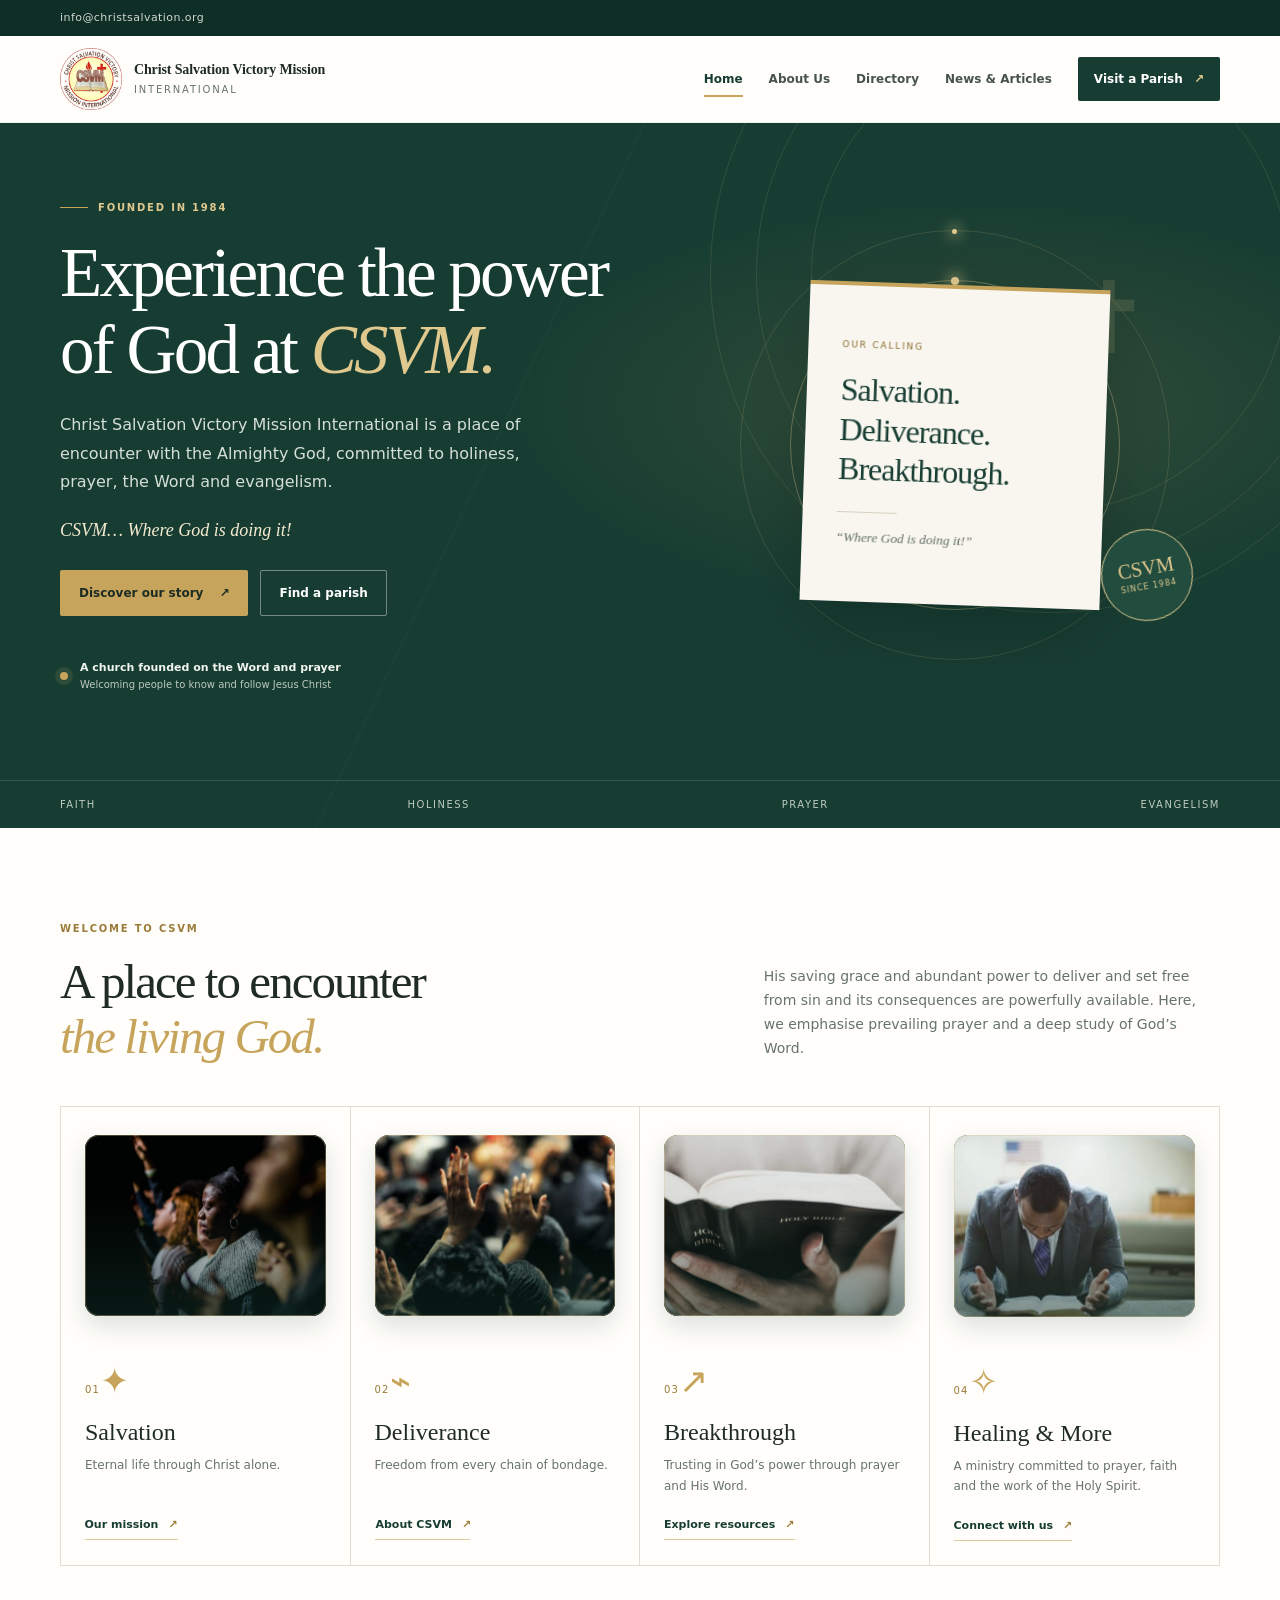
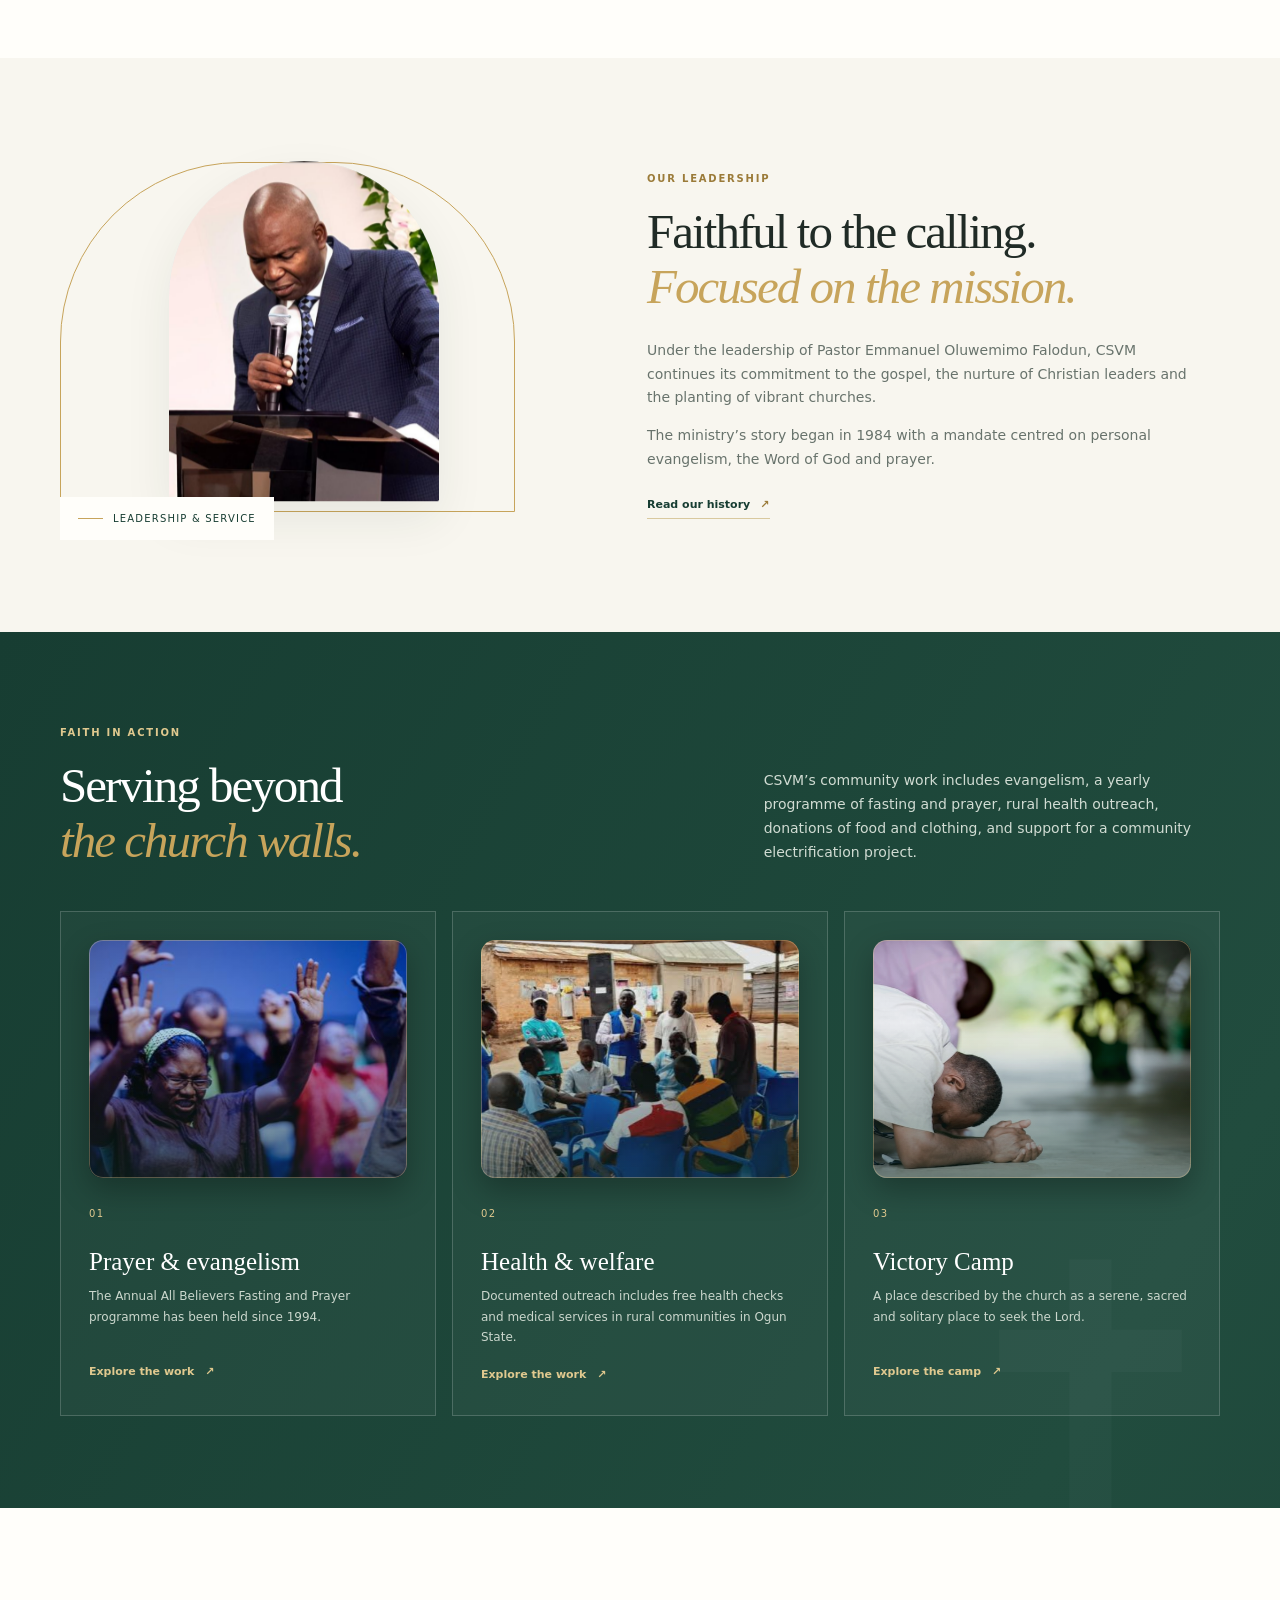
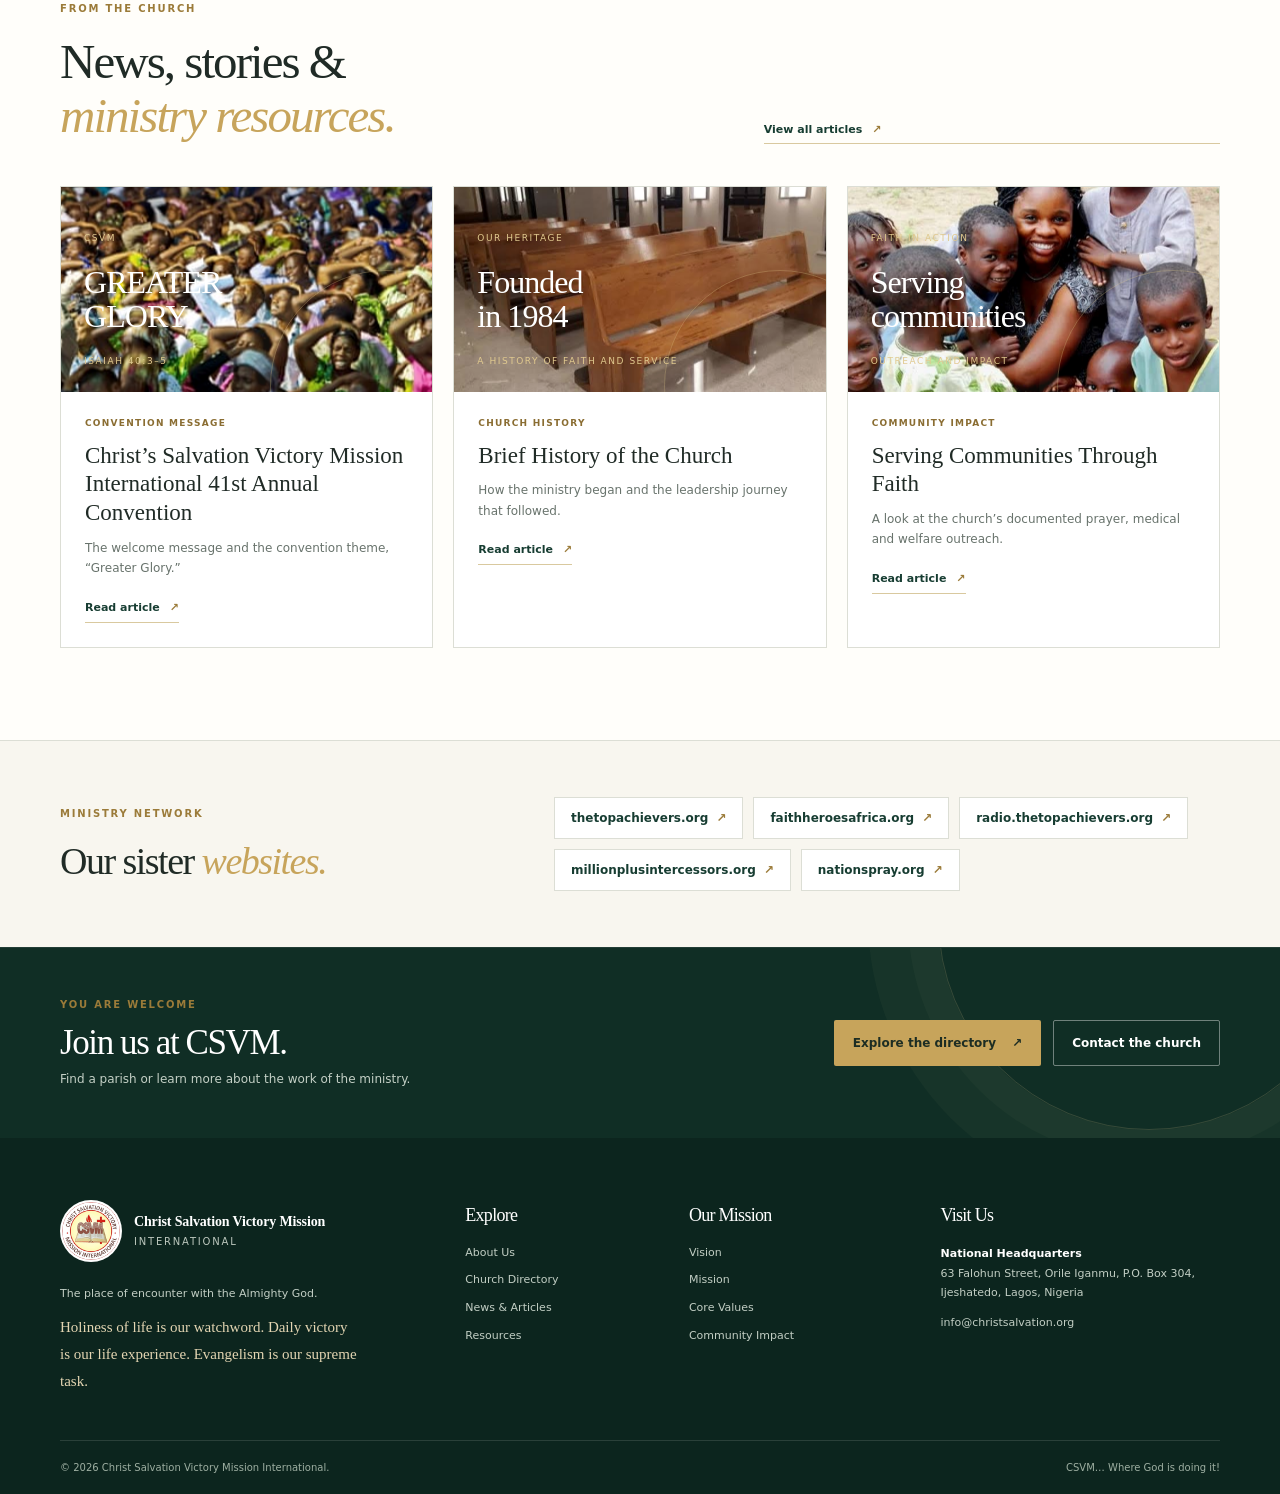
<file: index.html>
<!doctype html>
<html lang="en">
<head>
  <meta charset="utf-8">
  <meta name="viewport" content="width=device-width, initial-scale=1">
  <title>Home | Christ Salvation Victory Mission International</title>
  <meta name="description" content="Welcome to Christ Salvation Victory Mission International, founded in 1984 and committed to holiness, prayer, the Word of God and evangelism.">
  <meta name="theme-color" content="#173d32">
  <meta property="og:site_name" content="Christ Salvation Victory Mission International">
  <meta property="og:title" content="Home | CSVM">
  <meta property="og:description" content="Welcome to Christ Salvation Victory Mission International, founded in 1984 and committed to holiness, prayer, the Word of God and evangelism.">
  <meta property="og:type" content="website">
  <link rel="icon" href="assets/logo.png" type="image/png">
  <link rel="stylesheet" href="assets/css/styles.css">
  <link rel="stylesheet" href="assets/css/images.css">
</head>
<body>

<a class="skip-link" href="#main">Skip to content</a>
<div class="topbar">
  <div class="container topbar-inner">
    <a href="mailto:info@christsalvation.org">info@christsalvation.org</a>
  </div>
</div>
<header class="site-header">
  <div class="container header-inner">
    <a class="brand" href="index.html" aria-label="Christ Salvation Victory Mission International home">
      <img src="assets/logo.png" alt="Christ Salvation Victory Mission International logo" width="68" height="68">
      <span><strong>Christ Salvation Victory Mission</strong><small>International</small></span>
    </a>
    <button class="menu-toggle" type="button" aria-expanded="false" aria-controls="primary-nav"><span class="menu-icon"></span><span class="sr-only">Toggle navigation</span></button>
    <nav class="primary-nav" id="primary-nav" aria-label="Main navigation"><a class="nav-link is-active" href="index.html" aria-current="page">Home</a><a class="nav-link" href="about.html">About Us</a><a class="nav-link" href="directory.html">Directory</a><a class="nav-link" href="news.html">News & Articles</a><a class="nav-cta" href="directory.html#national-headquarters">Visit a Parish <span aria-hidden="true">↗</span></a></nav>
  </div>
</header>


<main id="main">
  <section class="hero">
    <div class="hero-pattern" aria-hidden="true"></div>
    <div class="container hero-grid">
      <div class="hero-copy">
        <p class="eyebrow"><span class="eyebrow-line"></span> Founded in 1984</p>
        <h1>Experience the power of God at <em>CSVM.</em></h1>
        <p class="hero-lead">Christ Salvation Victory Mission International is a place of encounter with the Almighty God, committed to holiness, prayer, the Word and evangelism.</p>
        <p class="hero-motto">CSVM… Where God is doing it!</p>
        <div class="button-row"><a class="button button-gold" href="about.html">Discover our story <span aria-hidden="true">↗</span></a><a class="button button-outline" href="directory.html">Find a parish</a></div>
        <div class="hero-note"><span class="live-dot"></span><span><strong>A church founded on the Word and prayer</strong><small>Welcoming people to know and follow Jesus Christ</small></span></div>
      </div>
      <div class="hero-visual">
        <div class="hero-ring ring-one"></div><div class="hero-ring ring-two"></div>
        <div class="hero-cross" aria-hidden="true">✝</div>
        <div class="hero-card">
          <span class="hero-card-kicker">Our calling</span>
          <strong>Salvation.<br>Deliverance.<br>Breakthrough.</strong>
          <span class="hero-card-rule"></span>
          <small>“Where God is doing it!”</small>
        </div>
        <div class="hero-stamp"><span>CSVM</span><small>Since 1984</small></div>
      </div>
    </div>
    <div class="hero-bottom-line"><div class="container"><span>Faith</span><span>Holiness</span><span>Prayer</span><span>Evangelism</span></div></div>
  </section>

  <section class="section section-light">
    <div class="container">
      <div class="section-heading">
        <div><p class="eyebrow">Welcome to CSVM</p><h2>A place to encounter<br><em>the living God.</em></h2></div>
        <p>His saving grace and abundant power to deliver and set free from sin and its consequences are powerfully available. Here, we emphasise prevailing prayer and a deep study of God’s Word.</p>
      </div>
      <div class="pillar-grid">
        <article class="pillar-card"><figure class="card-photo"><img src="assets/images/pillar-salvation.jpg" alt="Worshippers with raised hands during a church service" width="800" height="600" loading="lazy" decoding="async" onerror="this.parentNode.classList.add('is-empty')"><span class="photo-shine" aria-hidden="true"></span></figure><span class="pillar-number">01</span><div class="pillar-symbol" aria-hidden="true">✦</div><h3>Salvation</h3><p>Eternal life through Christ alone.</p><a href="about.html#mission" class="text-link">Our mission <span>↗</span></a></article>
        <article class="pillar-card"><figure class="card-photo"><img src="assets/images/pillar-deliverance.jpg" alt="Believers praying together" width="800" height="600" loading="lazy" decoding="async" onerror="this.parentNode.classList.add('is-empty')"><span class="photo-shine" aria-hidden="true"></span></figure><span class="pillar-number">02</span><div class="pillar-symbol" aria-hidden="true">⌁</div><h3>Deliverance</h3><p>Freedom from every chain of bondage.</p><a href="about.html" class="text-link">About CSVM <span>↗</span></a></article>
        <article class="pillar-card"><figure class="card-photo"><img src="assets/images/pillar-breakthrough.jpg" alt="An open Bible with a hand resting on the page" width="800" height="600" loading="lazy" decoding="async" onerror="this.parentNode.classList.add('is-empty')"><span class="photo-shine" aria-hidden="true"></span></figure><span class="pillar-number">03</span><div class="pillar-symbol" aria-hidden="true">↗</div><h3>Breakthrough</h3><p>Trusting in God’s power through prayer and His Word.</p><a href="news.html#resources" class="text-link">Explore resources <span>↗</span></a></article>
        <article class="pillar-card"><figure class="card-photo"><img src="assets/images/pillar-healing.jpg" alt="A minister praying over a worshipper" width="800" height="600" loading="lazy" decoding="async" onerror="this.parentNode.classList.add('is-empty')"><span class="photo-shine" aria-hidden="true"></span></figure><span class="pillar-number">04</span><div class="pillar-symbol" aria-hidden="true">✧</div><h3>Healing &amp; More</h3><p>A ministry committed to prayer, faith and the work of the Holy Spirit.</p><a href="directory.html" class="text-link">Connect with us <span>↗</span></a></article>
      </div>
    </div>
  </section>

  <section class="section section-cream">
    <div class="container split-section leader-section">
      <div class="leader-image-wrap">
        <div class="leader-image-frame"></div>
        <img class="leader-image" src="assets/founder.jpeg" alt="Pastor Emmanuel Oluwemimo Falodun, General Overseer" width="270" height="340" loading="lazy" decoding="async" onerror="this.onerror=null;this.src='https://www.christsalvation.org/wp-content/uploads/2025/09/20250906_104448-100x100.jpg'">
        <div class="image-caption"><span class="caption-line"></span><span>Leadership &amp; service</span></div>
      </div>
      <div class="split-copy">
        <p class="eyebrow">Our leadership</p>
        <h2>Faithful to the calling.<br><em>Focused on the mission.</em></h2>
        <p>Under the leadership of Pastor Emmanuel Oluwemimo Falodun, CSVM continues its commitment to the gospel, the nurture of Christian leaders and the planting of vibrant churches.</p>
        <p>The ministry’s story began in 1984 with a mandate centred on personal evangelism, the Word of God and prayer.</p>
        <a class="text-link" href="about.html#history">Read our history <span>↗</span></a>
      </div>
    </div>
  </section>

  <section class="section section-green impact-section">
    <div class="container">
      <div class="section-heading section-heading-light">
        <div><p class="eyebrow">Faith in action</p><h2>Serving beyond<br><em>the church walls.</em></h2></div>
        <p>CSVM’s community work includes evangelism, a yearly programme of fasting and prayer, rural health outreach, donations of food and clothing, and support for a community electrification project.</p>
      </div>
      <div class="impact-grid">
        <article class="impact-card"><figure class="card-photo"><img src="assets/images/impact-prayer.jpg" alt="A congregation gathered in prayer" width="800" height="600" loading="lazy" decoding="async" onerror="this.parentNode.classList.add('is-empty')"><span class="photo-shine" aria-hidden="true"></span></figure><span class="impact-icon">01</span><h3>Prayer &amp; evangelism</h3><p>The Annual All Believers Fasting and Prayer programme has been held since 1994.</p><a href="about.html#community-impact">Explore the work <span>↗</span></a></article>
        <article class="impact-card"><figure class="card-photo"><img src="assets/images/impact-health.jpg" alt="Health outreach in a rural community" width="800" height="600" loading="lazy" decoding="async" onerror="this.parentNode.classList.add('is-empty')"><span class="photo-shine" aria-hidden="true"></span></figure><span class="impact-icon">02</span><h3>Health &amp; welfare</h3><p>Documented outreach includes free health checks and medical services in rural communities in Ogun State.</p><a href="about.html#community-impact">Explore the work <span>↗</span></a></article>
        <article class="impact-card"><figure class="card-photo"><img src="assets/images/impact-camp.jpg" alt="A serene, quiet place for prayer" width="800" height="600" loading="lazy" decoding="async" onerror="this.parentNode.classList.add('is-empty')"><span class="photo-shine" aria-hidden="true"></span></figure><span class="impact-icon">03</span><h3>Victory Camp</h3><p>A place described by the church as a serene, sacred and solitary place to seek the Lord.</p><a href="about.html#victory-camp">Explore the camp <span>↗</span></a></article>
      </div>
    </div>
  </section>

  <section class="section section-light">
    <div class="container">
      <div class="section-heading">
        <div><p class="eyebrow">From the church</p><h2>News, stories &amp;<br><em>ministry resources.</em></h2></div>
        <a class="text-link heading-link" href="news.html">View all articles <span>↗</span></a>
      </div>
      <div class="article-grid">
        <article class="article-card"><div class="article-art art-convention"><img class="art-photo" src="assets/images/article-convention.jpg" alt="A full church auditorium during the annual convention" width="800" height="500" loading="lazy" decoding="async" onerror="this.parentNode.classList.add('no-photo')"><span class="art-scrim" aria-hidden="true"></span><span>CSVM</span><b>GREATER<br>GLORY</b><small>Isaiah 40:3–5</small></div><div class="article-body"><p class="article-meta">Convention message</p><h3>Christ’s Salvation Victory Mission International 41st Annual Convention</h3><p>The welcome message and the convention theme, “Greater Glory.”</p><a href="news.html#convention" class="text-link">Read article <span>↗</span></a></div></article>
        <article class="article-card"><div class="article-art art-history"><img class="art-photo" src="assets/images/article-heritage.jpg" alt="A church building in warm evening light" width="800" height="500" loading="lazy" decoding="async" onerror="this.parentNode.classList.add('no-photo')"><span class="art-scrim" aria-hidden="true"></span><span>OUR HERITAGE</span><b>Founded<br>in 1984</b><small>A history of faith and service</small></div><div class="article-body"><p class="article-meta">Church history</p><h3>Brief History of the Church</h3><p>How the ministry began and the leadership journey that followed.</p><a href="news.html#history-article" class="text-link">Read article <span>↗</span></a></div></article>
        <article class="article-card"><div class="article-art art-community"><img class="art-photo" src="assets/images/article-community.jpg" alt="Volunteers sharing food and clothing with the community" width="800" height="500" loading="lazy" decoding="async" onerror="this.parentNode.classList.add('no-photo')"><span class="art-scrim" aria-hidden="true"></span><span>FAITH IN ACTION</span><b>Serving<br>communities</b><small>Outreach and impact</small></div><div class="article-body"><p class="article-meta">Community impact</p><h3>Serving Communities Through Faith</h3><p>A look at the church’s documented prayer, medical and welfare outreach.</p><a href="news.html#community-article" class="text-link">Read article <span>↗</span></a></div></article>
      </div>
    </div>
  </section>

  <section class="network-section" aria-labelledby="network-title">
    <div class="container network-inner">
      <div><p class="eyebrow">Ministry network</p><h2 id="network-title">Our sister <em>websites.</em></h2></div>
      <div class="network-links"><a class="network-link" href="https://thetopachievers.org" target="_blank" rel="noopener noreferrer" aria-label="thetopachievers.org (opens in a new tab)">thetopachievers.org <span aria-hidden="true">↗</span></a><a class="network-link" href="https://faithheroesafrica.org" target="_blank" rel="noopener noreferrer" aria-label="faithheroesafrica.org (opens in a new tab)">faithheroesafrica.org <span aria-hidden="true">↗</span></a><a class="network-link" href="https://radio.thetopachievers.org" target="_blank" rel="noopener noreferrer" aria-label="radio.thetopachievers.org (opens in a new tab)">radio.thetopachievers.org <span aria-hidden="true">↗</span></a><a class="network-link" href="https://millionplusintercessors.org" target="_blank" rel="noopener noreferrer" aria-label="millionplusintercessors.org (opens in a new tab)">millionplusintercessors.org <span aria-hidden="true">↗</span></a><a class="network-link" href="https://nationspray.org" target="_blank" rel="noopener noreferrer" aria-label="nationspray.org (opens in a new tab)">nationspray.org <span aria-hidden="true">↗</span></a></div>
    </div>
  </section>

  <section class="visit-cta">
    <div class="container visit-cta-inner"><div><p class="eyebrow">You are welcome</p><h2>Join us at CSVM.</h2><p>Find a parish or learn more about the work of the ministry.</p></div><div class="button-row"><a class="button button-gold" href="directory.html">Explore the directory <span aria-hidden="true">↗</span></a><a class="button button-light-outline" href="mailto:info@christsalvation.org">Contact the church</a></div></div>
  </section>
</main>


<footer class="site-footer">
  <div class="container footer-grid">
    <div class="footer-brand">
      <a class="brand brand-light" href="index.html">
        <img src="assets/logo.png" alt="" width="58" height="58">
        <span><strong>Christ Salvation Victory Mission</strong><small>International</small></span>
      </a>
      <p>The place of encounter with the Almighty God.</p>
      <p class="footer-motto">Holiness of life is our watchword. Daily victory is our life experience. Evangelism is our supreme task.</p>
    </div>
    <div><h2>Explore</h2><a href="about.html">About Us</a><a href="directory.html">Church Directory</a><a href="news.html">News &amp; Articles</a><a href="news.html#resources">Resources</a></div>
    <div><h2>Our Mission</h2><a href="about.html#vision">Vision</a><a href="about.html#mission">Mission</a><a href="about.html#core-values">Core Values</a><a href="about.html#community-impact">Community Impact</a></div>
    <div><h2>Visit Us</h2><p><strong>National Headquarters</strong><br>63 Falohun Street, Orile Iganmu, P.O. Box 304, Ijeshatedo, Lagos, Nigeria</p><a href="mailto:info@christsalvation.org">info@christsalvation.org</a></div>
  </div>
  <div class="container footer-bottom"><span>© 2026 Christ Salvation Victory Mission International.</span><span>CSVM… Where God is doing it!</span></div>
</footer>
<script src="assets/js/main.js" defer></script>
<script src="assets/js/images.js" defer></script>

</body>
</html>
</file>
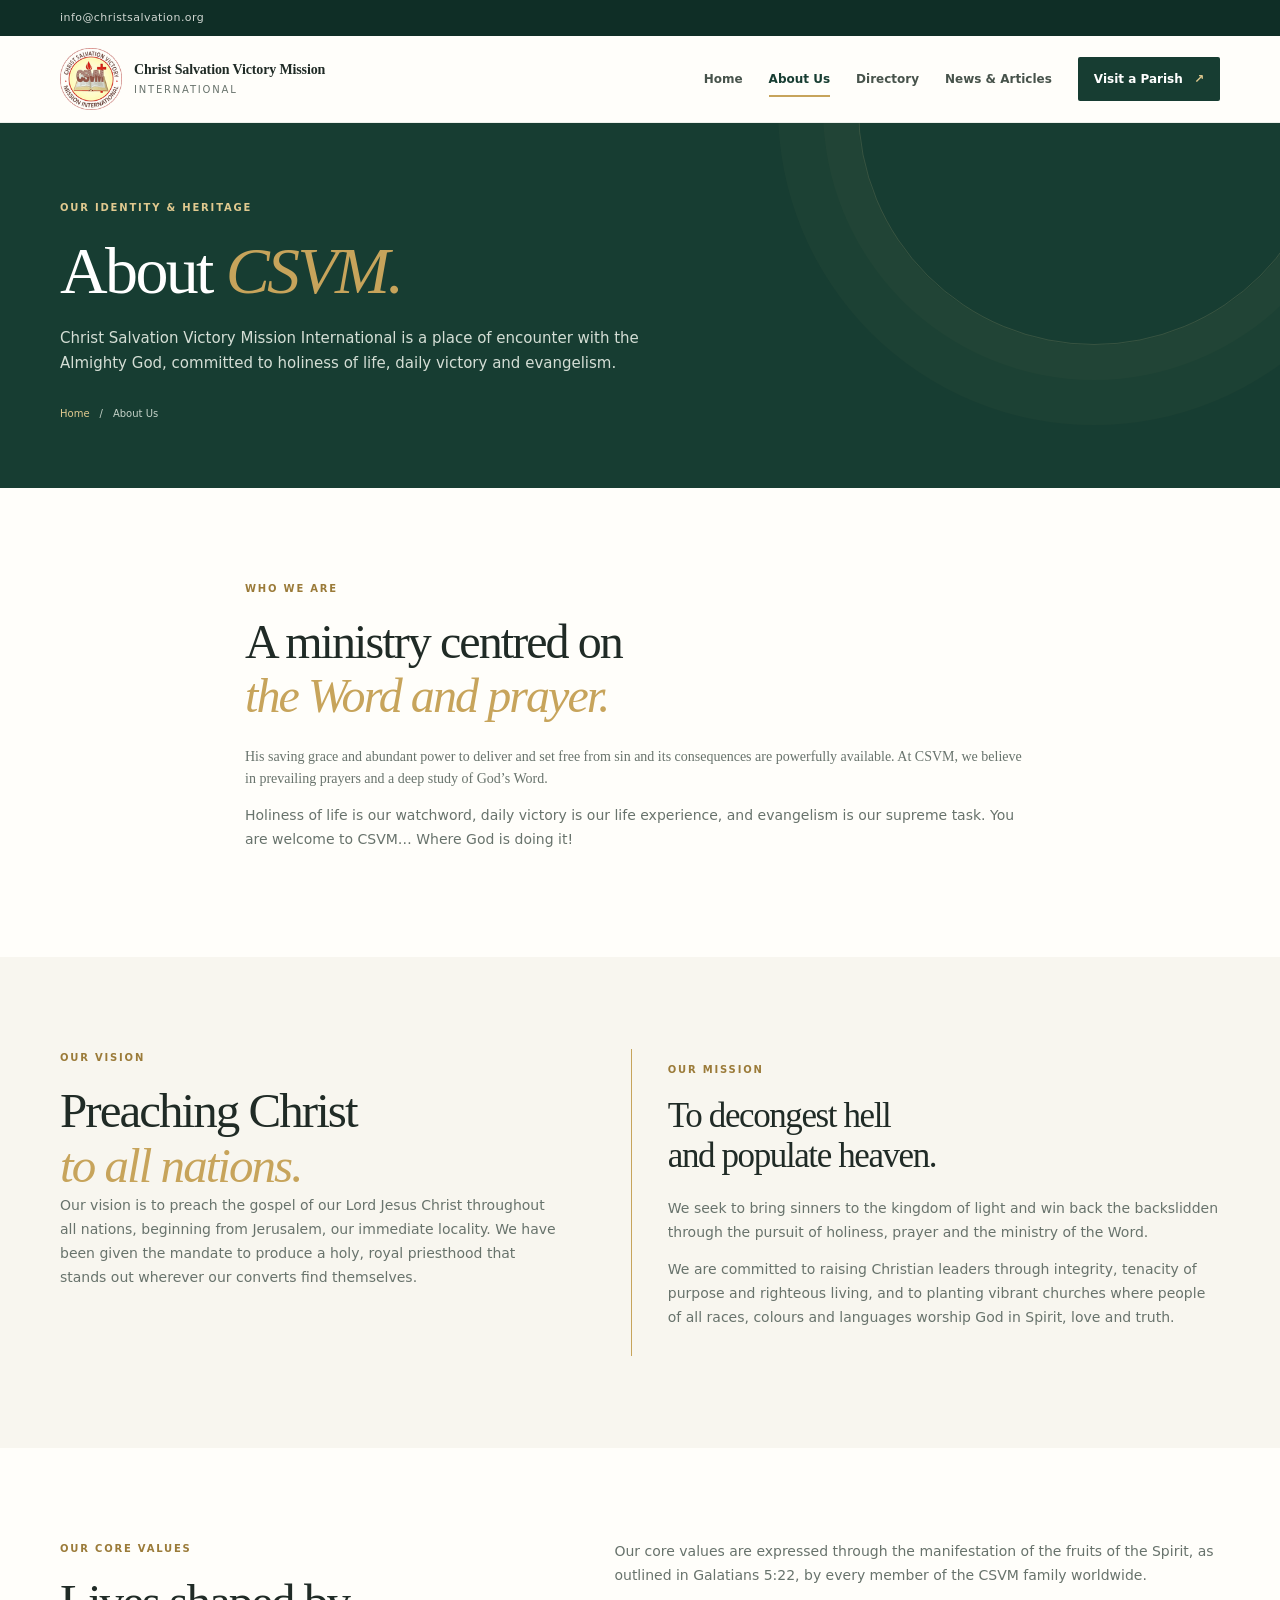
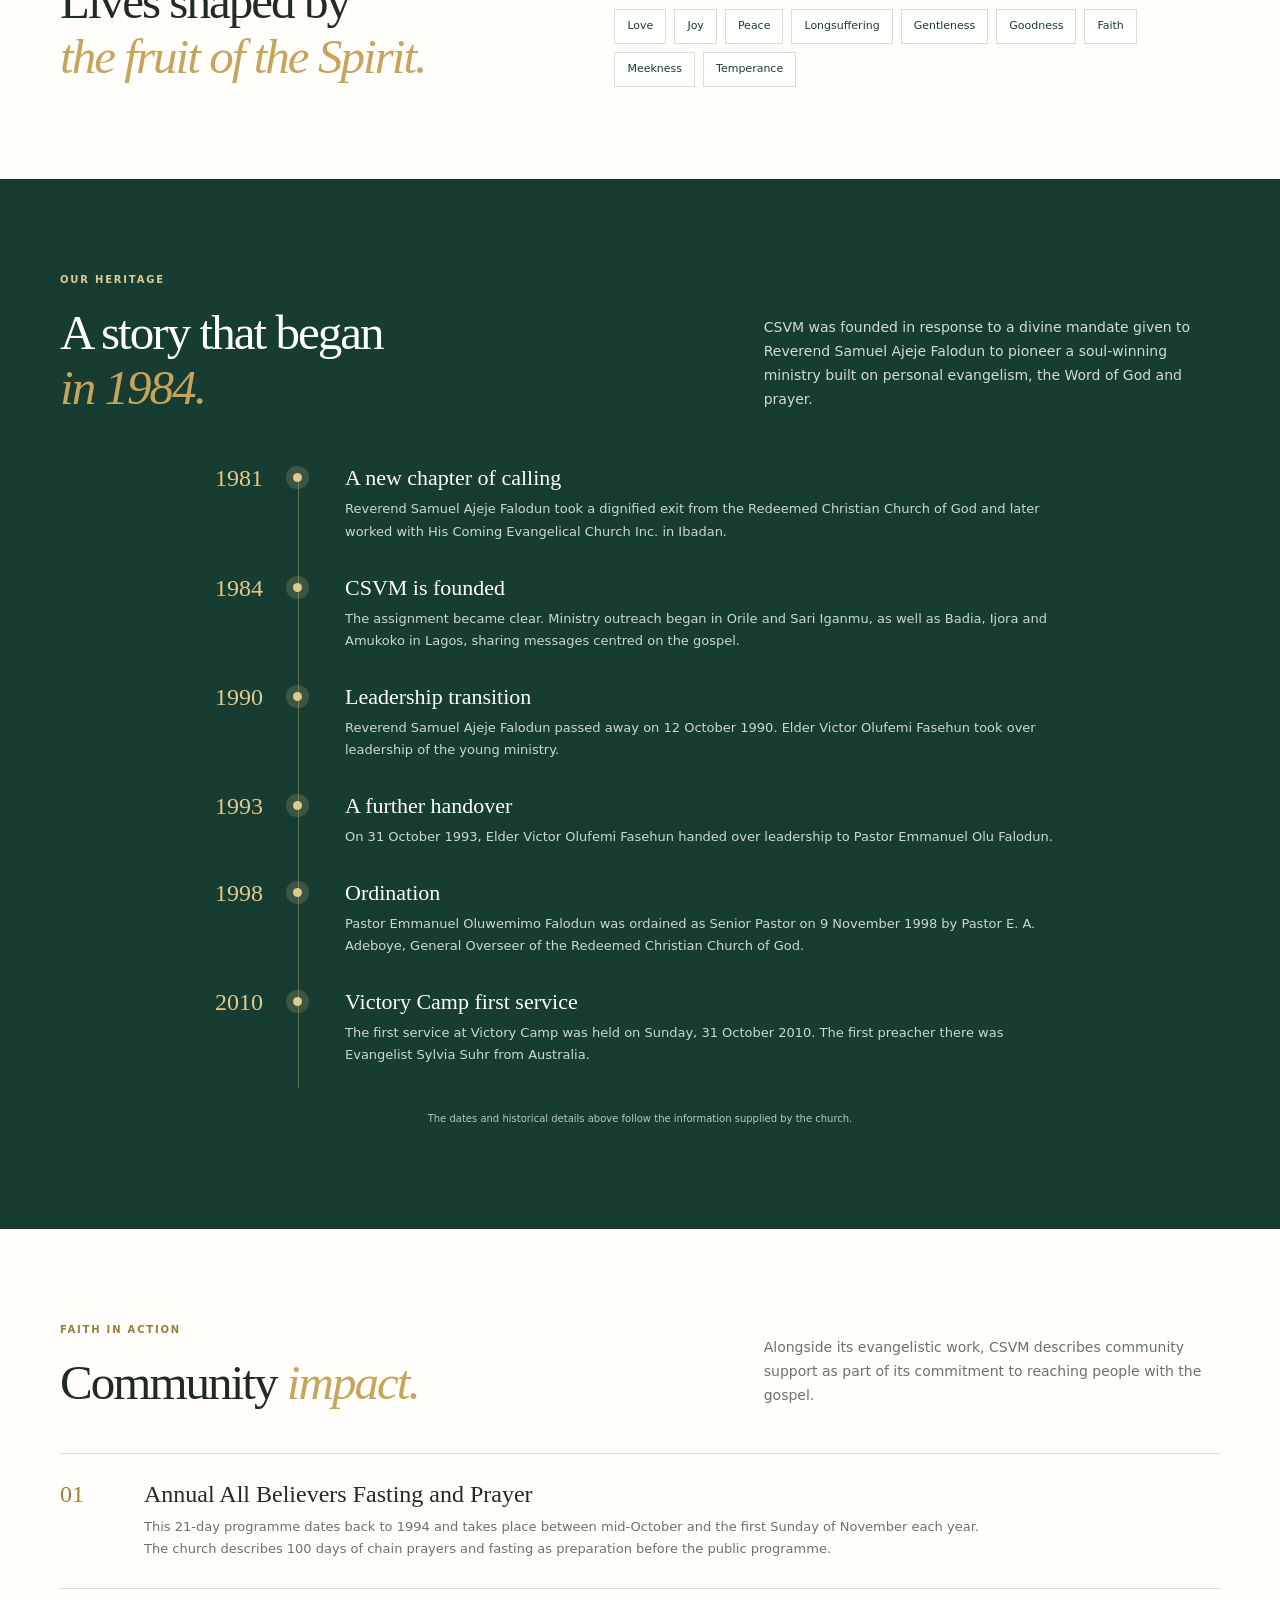
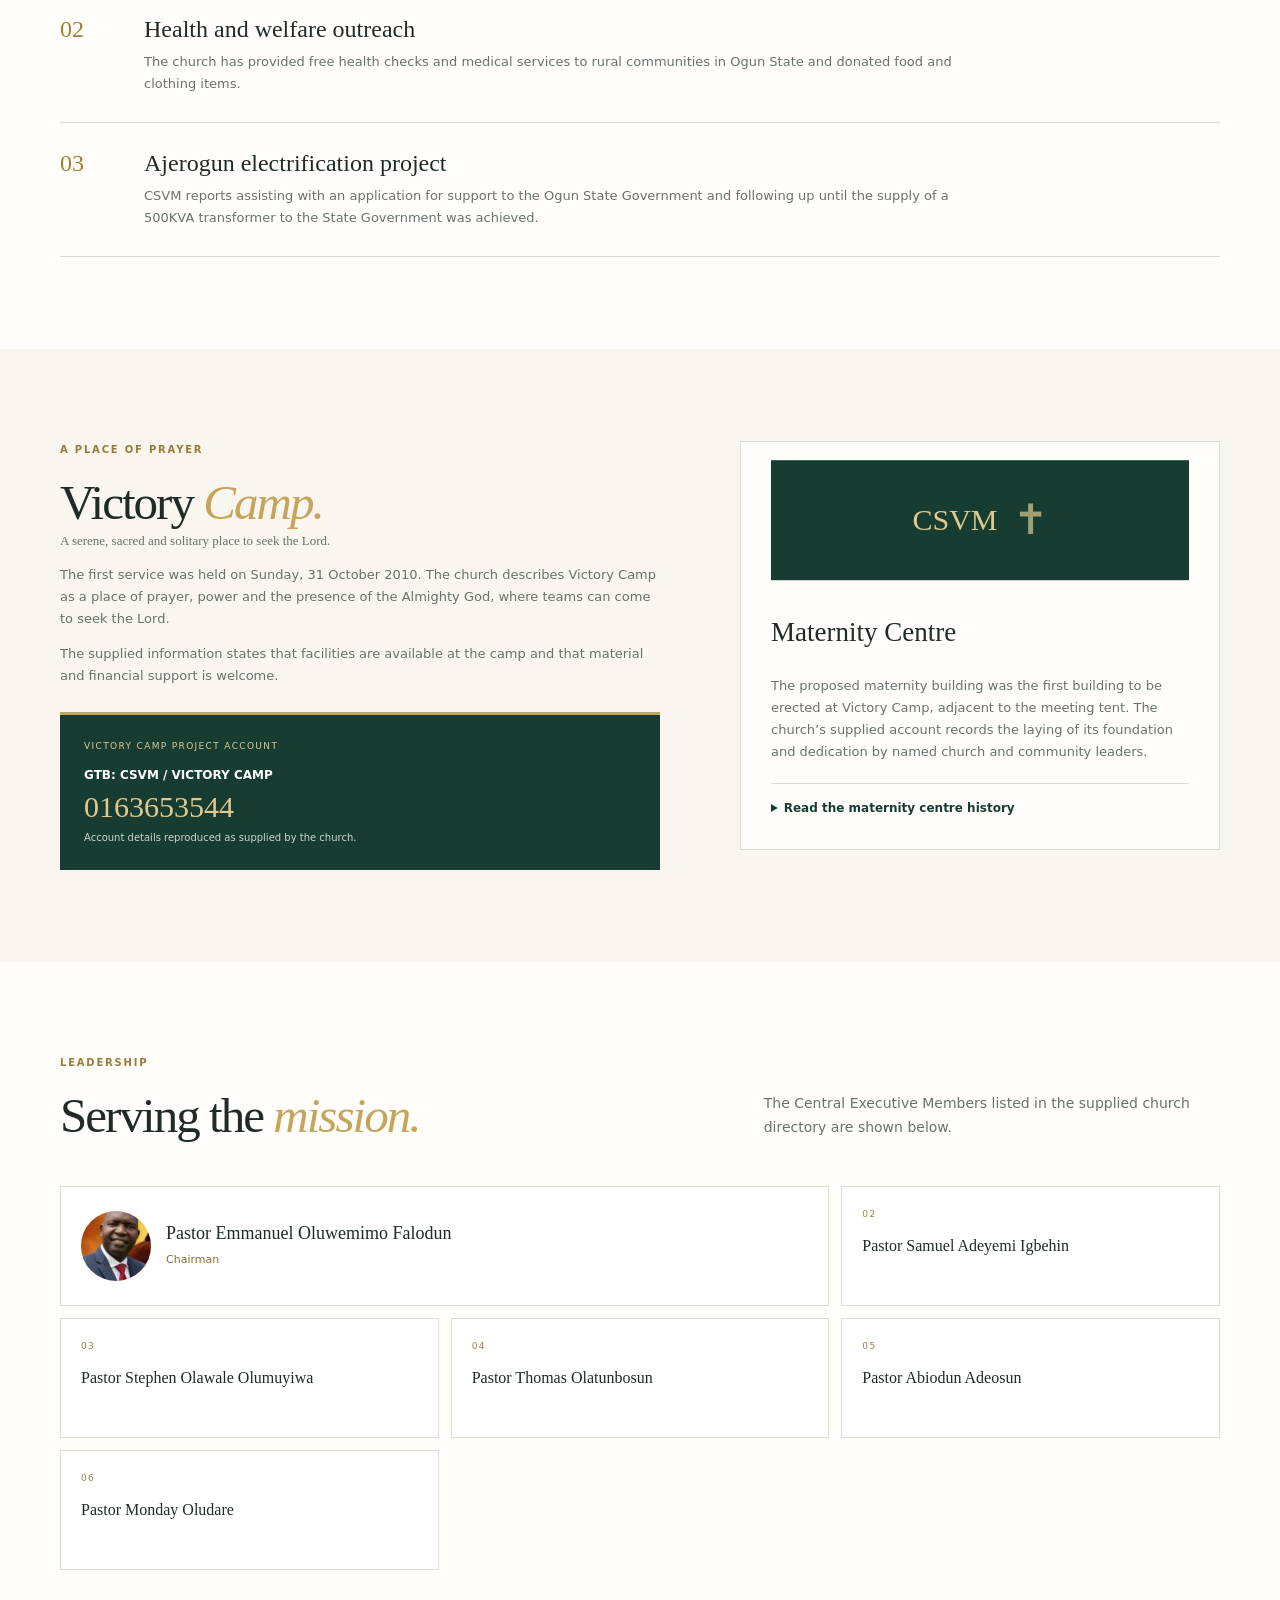
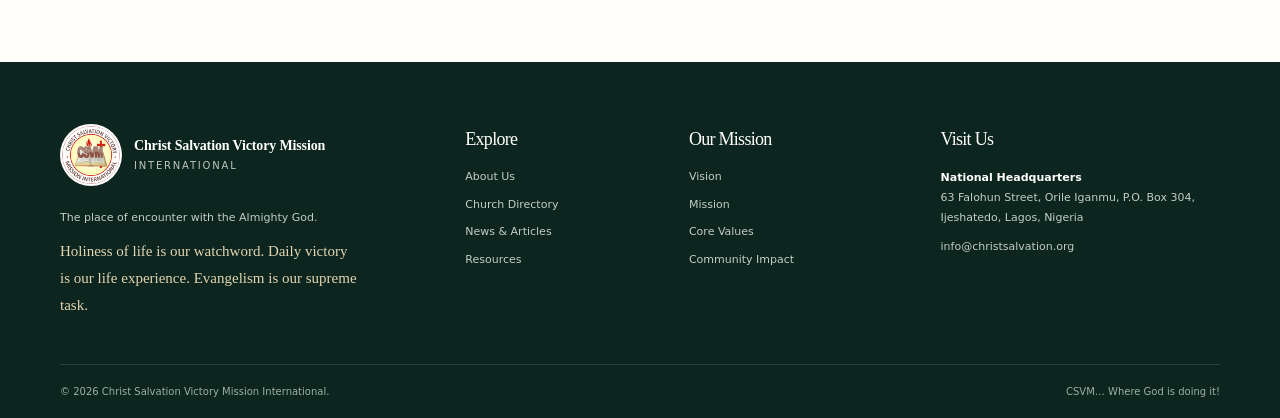
<file: about.html>
<!doctype html>
<html lang="en">
<head>
  <meta charset="utf-8">
  <meta name="viewport" content="width=device-width, initial-scale=1">
  <title>About Us | Christ Salvation Victory Mission International</title>
  <meta name="description" content="Learn about CSVM's vision, mission, core values, history, leadership, community impact and Victory Camp.">
  <meta name="theme-color" content="#173d32">
  <meta property="og:site_name" content="Christ Salvation Victory Mission International">
  <meta property="og:title" content="About Us | CSVM">
  <meta property="og:description" content="Learn about CSVM's vision, mission, core values, history, leadership, community impact and Victory Camp.">
  <meta property="og:type" content="website">
  <link rel="icon" href="assets/logo.png" type="image/png">
  <link rel="stylesheet" href="assets/css/styles.css">
</head>
<body>

<a class="skip-link" href="#main">Skip to content</a>
<div class="topbar">
  <div class="container topbar-inner">
    <a href="mailto:info@christsalvation.org">info@christsalvation.org</a>
  </div>
</div>
<header class="site-header">
  <div class="container header-inner">
    <a class="brand" href="index.html" aria-label="Christ Salvation Victory Mission International home">
      <img src="assets/logo.png" alt="Christ Salvation Victory Mission International logo" width="68" height="68">
      <span><strong>Christ Salvation Victory Mission</strong><small>International</small></span>
    </a>
    <button class="menu-toggle" type="button" aria-expanded="false" aria-controls="primary-nav"><span class="menu-icon"></span><span class="sr-only">Toggle navigation</span></button>
    <nav class="primary-nav" id="primary-nav" aria-label="Main navigation"><a class="nav-link" href="index.html">Home</a><a class="nav-link is-active" href="about.html" aria-current="page">About Us</a><a class="nav-link" href="directory.html">Directory</a><a class="nav-link" href="news.html">News & Articles</a><a class="nav-cta" href="directory.html#national-headquarters">Visit a Parish <span aria-hidden="true">↗</span></a></nav>
  </div>
</header>


<main id="main">
  <section class="page-hero"><div class="container page-hero-inner"><p class="eyebrow">Our identity &amp; heritage</p><h1>About <em>CSVM.</em></h1><p>Christ Salvation Victory Mission International is a place of encounter with the Almighty God, committed to holiness of life, daily victory and evangelism.</p><div class="breadcrumbs"><a href="index.html">Home</a><span>/</span><span>About Us</span></div></div></section>
  <section class="section section-light"><div class="container narrow-copy"><p class="eyebrow">Who we are</p><h2>A ministry centred on<br><em>the Word and prayer.</em></h2><p class="lead-copy">His saving grace and abundant power to deliver and set free from sin and its consequences are powerfully available. At CSVM, we believe in prevailing prayers and a deep study of God’s Word.</p><p>Holiness of life is our watchword, daily victory is our life experience, and evangelism is our supreme task. You are welcome to CSVM… Where God is doing it!</p></div></section>
  <section class="section section-cream" id="vision"><div class="container values-grid"><div><p class="eyebrow">Our vision</p><h2>Preaching Christ<br><em>to all nations.</em></h2><p>Our vision is to preach the gospel of our Lord Jesus Christ throughout all nations, beginning from Jerusalem, our immediate locality. We have been given the mandate to produce a holy, royal priesthood that stands out wherever our converts find themselves.</p></div><div class="mission-panel" id="mission"><p class="eyebrow">Our mission</p><h2>To decongest hell<br>and populate heaven.</h2><p>We seek to bring sinners to the kingdom of light and win back the backslidden through the pursuit of holiness, prayer and the ministry of the Word.</p><p>We are committed to raising Christian leaders through integrity, tenacity of purpose and righteous living, and to planting vibrant churches where people of all races, colours and languages worship God in Spirit, love and truth.</p></div></div></section>
  <section class="section section-light" id="core-values"><div class="container values-row"><div><p class="eyebrow">Our core values</p><h2>Lives shaped by<br><em>the fruit of the Spirit.</em></h2></div><div><p>Our core values are expressed through the manifestation of the fruits of the Spirit, as outlined in Galatians 5:22, by every member of the CSVM family worldwide.</p><div class="value-chips"><span>Love</span><span>Joy</span><span>Peace</span><span>Longsuffering</span><span>Gentleness</span><span>Goodness</span><span>Faith</span><span>Meekness</span><span>Temperance</span></div></div></div></section>
  <section class="section section-green" id="history"><div class="container"><div class="section-heading section-heading-light"><div><p class="eyebrow">Our heritage</p><h2>A story that began<br><em>in 1984.</em></h2></div><p>CSVM was founded in response to a divine mandate given to Reverend Samuel Ajeje Falodun to pioneer a soul-winning ministry built on personal evangelism, the Word of God and prayer.</p></div>
    <div class="timeline">
      <article class="timeline-item"><span class="timeline-year">1981</span><div><h3>A new chapter of calling</h3><p>Reverend Samuel Ajeje Falodun took a dignified exit from the Redeemed Christian Church of God and later worked with His Coming Evangelical Church Inc. in Ibadan.</p></div></article>
      <article class="timeline-item"><span class="timeline-year">1984</span><div><h3>CSVM is founded</h3><p>The assignment became clear. Ministry outreach began in Orile and Sari Iganmu, as well as Badia, Ijora and Amukoko in Lagos, sharing messages centred on the gospel.</p></div></article>
      <article class="timeline-item"><span class="timeline-year">1990</span><div><h3>Leadership transition</h3><p>Reverend Samuel Ajeje Falodun passed away on 12 October 1990. Elder Victor Olufemi Fasehun took over leadership of the young ministry.</p></div></article>
      <article class="timeline-item"><span class="timeline-year">1993</span><div><h3>A further handover</h3><p>On 31 October 1993, Elder Victor Olufemi Fasehun handed over leadership to Pastor Emmanuel Olu Falodun.</p></div></article>
      <article class="timeline-item"><span class="timeline-year">1998</span><div><h3>Ordination</h3><p>Pastor Emmanuel Oluwemimo Falodun was ordained as Senior Pastor on 9 November 1998 by Pastor E. A. Adeboye, General Overseer of the Redeemed Christian Church of God.</p></div></article>
      <article class="timeline-item"><span class="timeline-year">2010</span><div><h3>Victory Camp first service</h3><p>The first service at Victory Camp was held on Sunday, 31 October 2010. The first preacher there was Evangelist Sylvia Suhr from Australia.</p></div></article>
    </div>
    <p class="timeline-note">The dates and historical details above follow the information supplied by the church.</p>
  </div></section>
  <section class="section section-light" id="community-impact"><div class="container"><div class="section-heading"><div><p class="eyebrow">Faith in action</p><h2>Community <em>impact.</em></h2></div><p>Alongside its evangelistic work, CSVM describes community support as part of its commitment to reaching people with the gospel.</p></div><div class="impact-list">
    <article><span>01</span><div><h3>Annual All Believers Fasting and Prayer</h3><p>This 21-day programme dates back to 1994 and takes place between mid-October and the first Sunday of November each year. The church describes 100 days of chain prayers and fasting as preparation before the public programme.</p></div></article>
    <article><span>02</span><div><h3>Health and welfare outreach</h3><p>The church has provided free health checks and medical services to rural communities in Ogun State and donated food and clothing items.</p></div></article>
    <article><span>03</span><div><h3>Ajerogun electrification project</h3><p>CSVM reports assisting with an application for support to the Ogun State Government and following up until the supply of a 500KVA transformer to the State Government was achieved.</p></div></article>
  </div></div></section>
  <section class="section section-cream" id="victory-camp"><div class="container camp-grid"><div><p class="eyebrow">A place of prayer</p><h2>Victory <em>Camp.</em></h2><p class="lead-copy">A serene, sacred and solitary place to seek the Lord.</p><p>The first service was held on Sunday, 31 October 2010. The church describes Victory Camp as a place of prayer, power and the presence of the Almighty God, where teams can come to seek the Lord.</p><p>The supplied information states that facilities are available at the camp and that material and financial support is welcome.</p><div class="account-card"><span class="account-label">Victory Camp project account</span><strong>GTB: CSVM / VICTORY CAMP</strong><span class="account-number">0163653544</span><p>Account details reproduced as supplied by the church.</p></div></div><div class="camp-aside"><div class="camp-mark">CSVM<span>✝</span></div><h3>Maternity Centre</h3><p>The proposed maternity building was the first building to be erected at Victory Camp, adjacent to the meeting tent. The church’s supplied account records the laying of its foundation and dedication by named church and community leaders.</p><details class="disclosure"><summary>Read the maternity centre history</summary><p>The foundation was laid by Hon. Dr. Samuel Adedoyin Adedayo, former Executive Chairman of Apapa/Iganmu LCDA, Lagos, and a pastor in the Redeemed Christian Church of God; Rev. Joe Agomou; Rev. Dr. Emmanuel B. Ajose; Pastor Emmanuel and Ruth Falodun; Pastor (Mrs.) Taiwo Ojewuyi; and Pastor (Mrs.) Elizabeth M. Falodun.</p><p>The building was dedicated by the late Pastor P. O. Ojo, Assistant General Overseer (Retired) of RCCG, and Pastor P. O. Oladimeji. The Baale of Alaago was also present.</p><p>The supplied project account is GTB: CSVM / VICTORY CAMP — 0163653544.</p></details></div></div></section>
  <section class="section section-light"><div class="container"><div class="section-heading"><div><p class="eyebrow">Leadership</p><h2>Serving the <em>mission.</em></h2></div><p>The Central Executive Members listed in the supplied church directory are shown below.</p></div><div class="leadership-grid"><article class="leader-card"><img src="assets/smallfounder.jpg" alt="Pastor Emmanuel Oluwemimo Falodun" width="70" height="70" loading="lazy" decoding="async" onerror="this.onerror=null;this.src='https://www.christsalvation.org/wp-content/uploads/2025/09/20250906_104448-100x100.jpg'"><div><h3>Pastor Emmanuel Oluwemimo Falodun</h3><p>Chairman</p></div></article><article class="leader-name"><span>02</span><h3>Pastor Samuel Adeyemi Igbehin</h3></article><article class="leader-name"><span>03</span><h3>Pastor Stephen Olawale Olumuyiwa</h3></article><article class="leader-name"><span>04</span><h3>Pastor Thomas Olatunbosun</h3></article><article class="leader-name"><span>05</span><h3>Pastor Abiodun Adeosun</h3></article><article class="leader-name"><span>06</span><h3>Pastor Monday Oludare</h3></article></div></div></section>
</main>


<footer class="site-footer">
  <div class="container footer-grid">
    <div class="footer-brand">
      <a class="brand brand-light" href="index.html">
        <img src="assets/logo.png" alt="" width="58" height="58">
        <span><strong>Christ Salvation Victory Mission</strong><small>International</small></span>
      </a>
      <p>The place of encounter with the Almighty God.</p>
      <p class="footer-motto">Holiness of life is our watchword. Daily victory is our life experience. Evangelism is our supreme task.</p>
    </div>
    <div><h2>Explore</h2><a href="about.html">About Us</a><a href="directory.html">Church Directory</a><a href="news.html">News &amp; Articles</a><a href="news.html#resources">Resources</a></div>
    <div><h2>Our Mission</h2><a href="about.html#vision">Vision</a><a href="about.html#mission">Mission</a><a href="about.html#core-values">Core Values</a><a href="about.html#community-impact">Community Impact</a></div>
    <div><h2>Visit Us</h2><p><strong>National Headquarters</strong><br>63 Falohun Street, Orile Iganmu, P.O. Box 304, Ijeshatedo, Lagos, Nigeria</p><a href="mailto:info@christsalvation.org">info@christsalvation.org</a></div>
  </div>
  <div class="container footer-bottom"><span>© 2026 Christ Salvation Victory Mission International.</span><span>CSVM… Where God is doing it!</span></div>
</footer>
<script src="assets/js/main.js" defer></script>

</body>
</html>
</file>
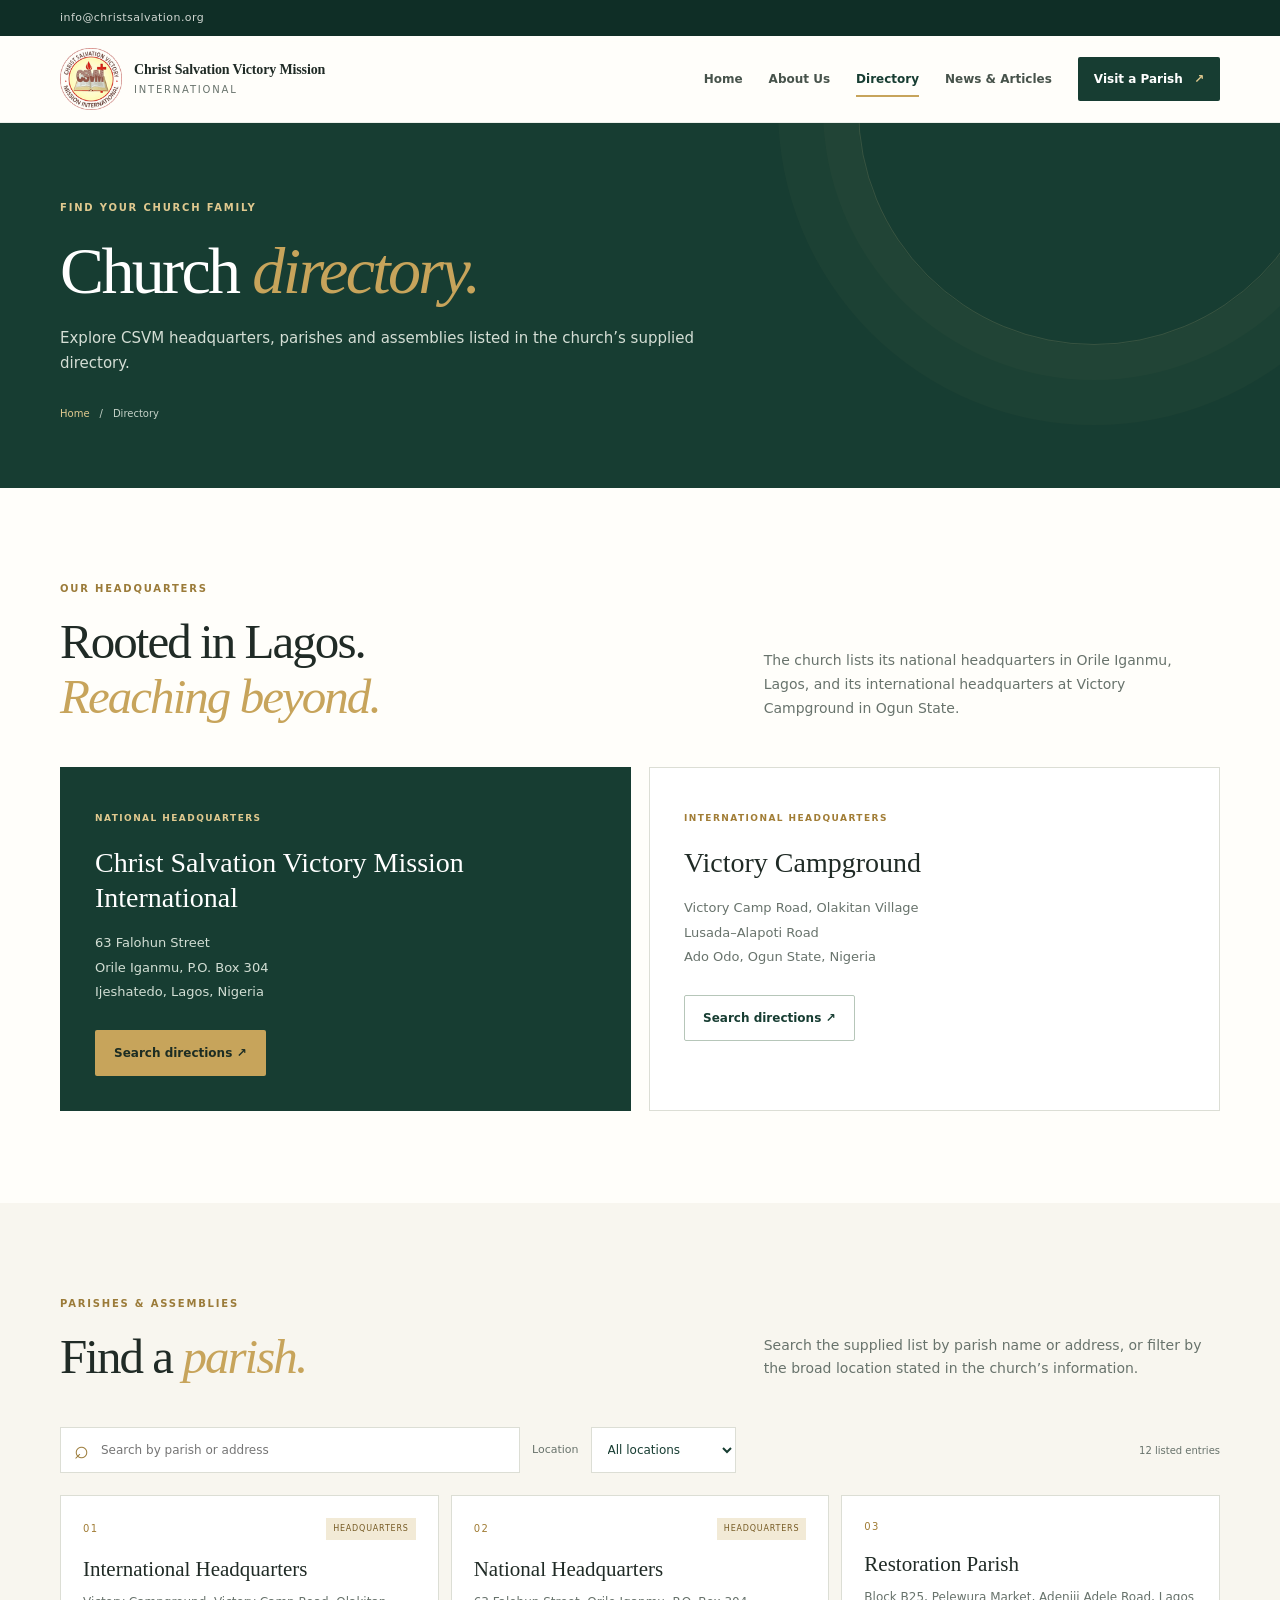
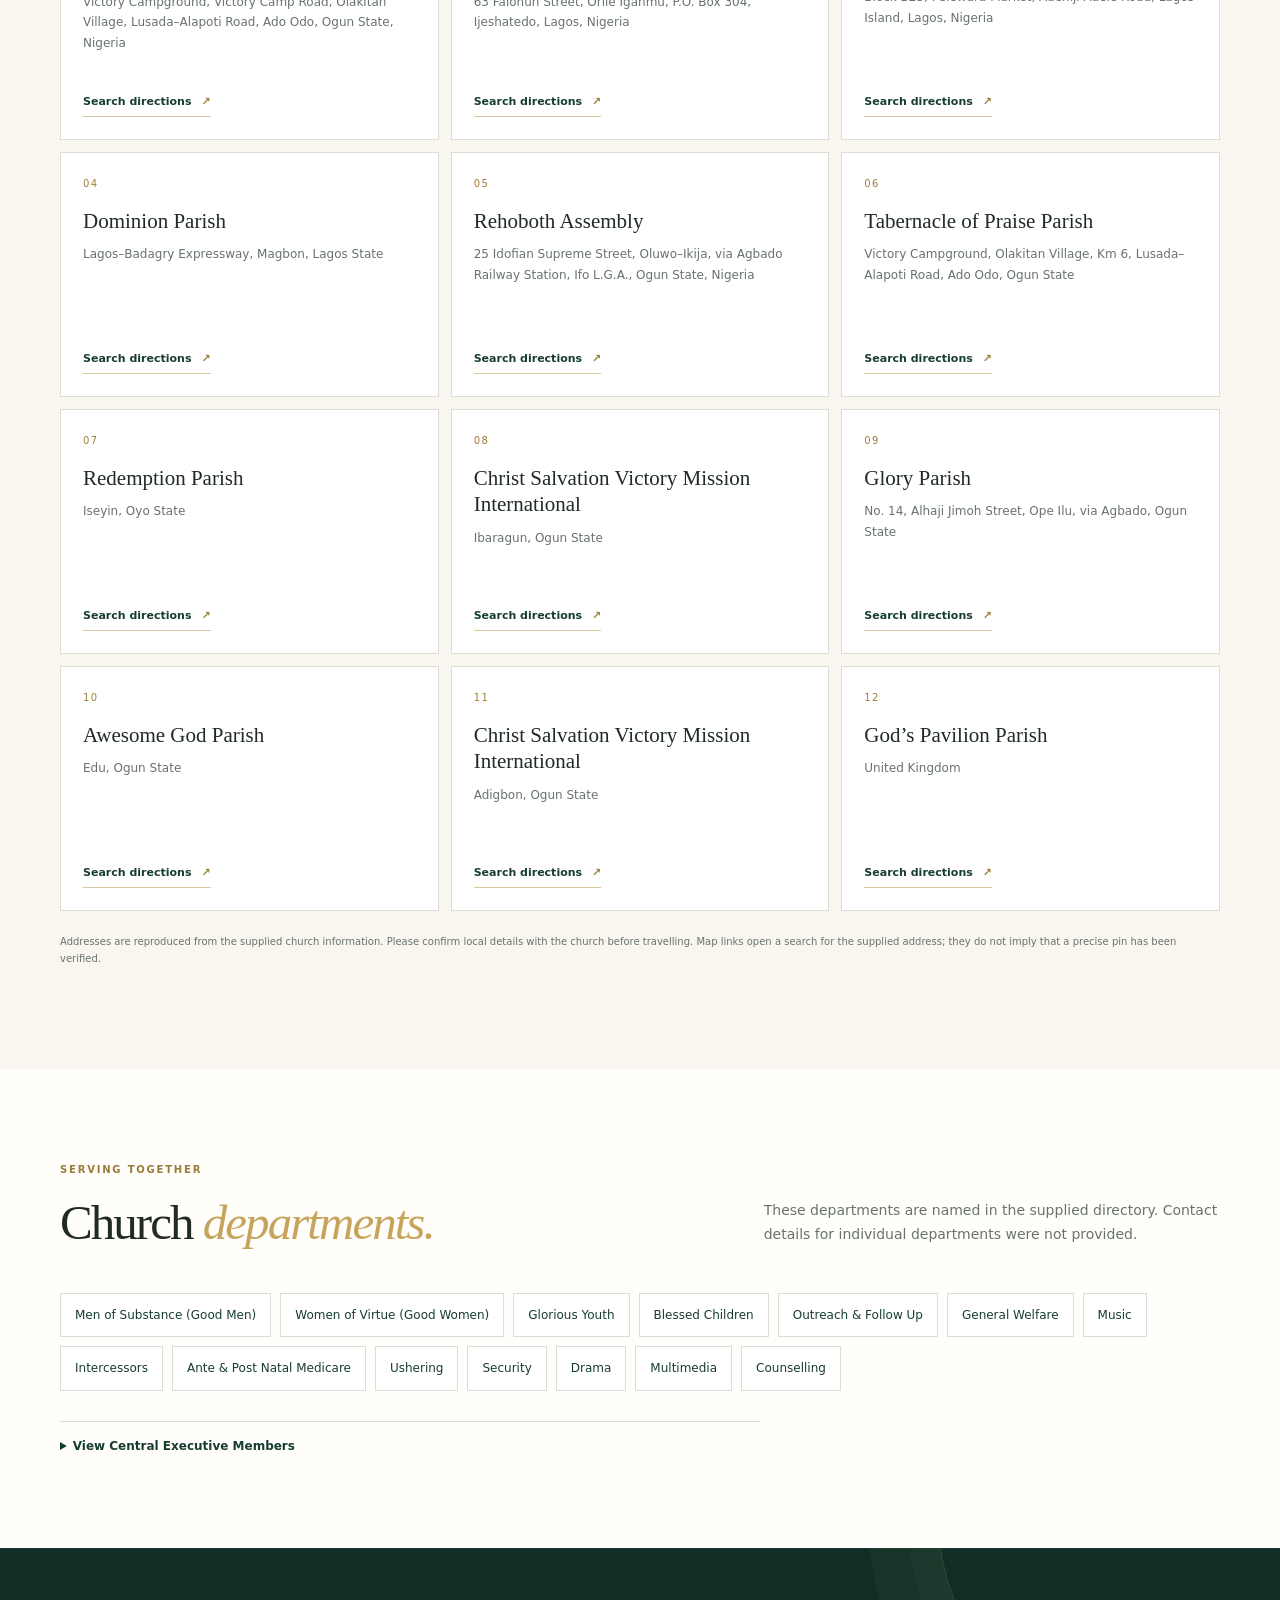
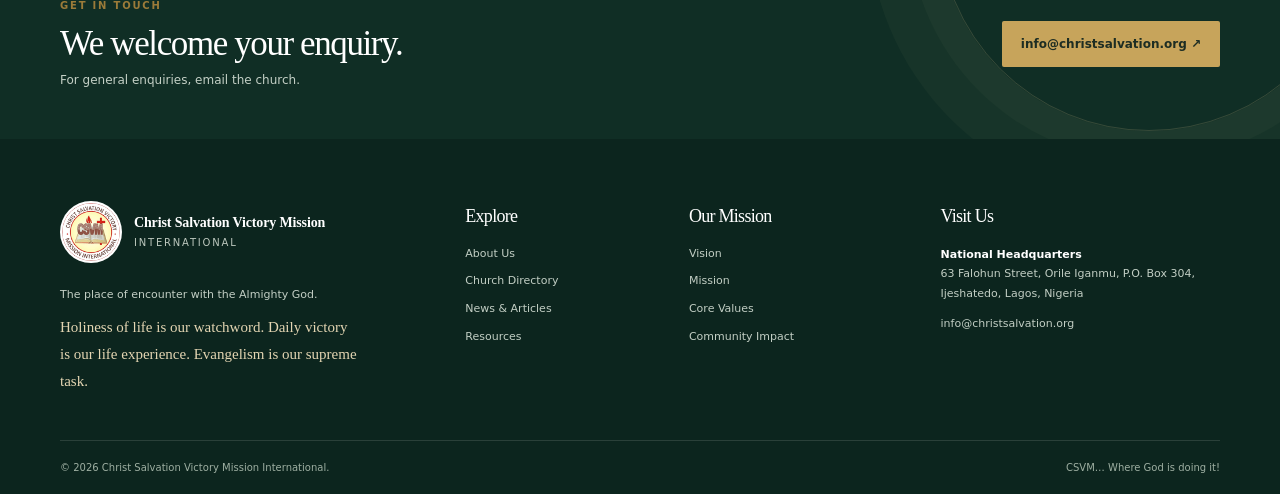
<file: directory.html>
<!doctype html>
<html lang="en">
<head>
  <meta charset="utf-8">
  <meta name="viewport" content="width=device-width, initial-scale=1">
  <title>Church Directory | Christ Salvation Victory Mission International</title>
  <meta name="description" content="Explore the supplied CSVM headquarters, parish and assembly addresses, central executive members and church departments.">
  <meta name="theme-color" content="#173d32">
  <meta property="og:site_name" content="Christ Salvation Victory Mission International">
  <meta property="og:title" content="Church Directory | CSVM">
  <meta property="og:description" content="Explore the supplied CSVM headquarters, parish and assembly addresses, central executive members and church departments.">
  <meta property="og:type" content="website">
  <link rel="icon" href="assets/logo.png" type="image/png">
  <link rel="stylesheet" href="assets/css/styles.css">
</head>
<body>

<a class="skip-link" href="#main">Skip to content</a>
<div class="topbar">
  <div class="container topbar-inner">
    <a href="mailto:info@christsalvation.org">info@christsalvation.org</a>
  </div>
</div>
<header class="site-header">
  <div class="container header-inner">
    <a class="brand" href="index.html" aria-label="Christ Salvation Victory Mission International home">
      <img src="assets/logo.png" alt="Christ Salvation Victory Mission International logo" width="68" height="68">
      <span><strong>Christ Salvation Victory Mission</strong><small>International</small></span>
    </a>
    <button class="menu-toggle" type="button" aria-expanded="false" aria-controls="primary-nav"><span class="menu-icon"></span><span class="sr-only">Toggle navigation</span></button>
    <nav class="primary-nav" id="primary-nav" aria-label="Main navigation"><a class="nav-link" href="index.html">Home</a><a class="nav-link" href="about.html">About Us</a><a class="nav-link is-active" href="directory.html" aria-current="page">Directory</a><a class="nav-link" href="news.html">News & Articles</a><a class="nav-cta" href="directory.html#national-headquarters">Visit a Parish <span aria-hidden="true">↗</span></a></nav>
  </div>
</header>


<main id="main">
  <section class="page-hero"><div class="container page-hero-inner"><p class="eyebrow">Find your church family</p><h1>Church <em>directory.</em></h1><p>Explore CSVM headquarters, parishes and assemblies listed in the church’s supplied directory.</p><div class="breadcrumbs"><a href="index.html">Home</a><span>/</span><span>Directory</span></div></div></section>
  <section class="section section-light"><div class="container" id="national-headquarters"><div class="section-heading"><div><p class="eyebrow">Our headquarters</p><h2>Rooted in Lagos.<br><em>Reaching beyond.</em></h2></div><p>The church lists its national headquarters in Orile Iganmu, Lagos, and its international headquarters at Victory Campground in Ogun State.</p></div>
    <div class="headquarters-grid">
      <article class="hq-card hq-primary"><span class="hq-label">National Headquarters</span><h3>Christ Salvation Victory Mission International</h3><address>63 Falohun Street<br>Orile Iganmu, P.O. Box 304<br>Ijeshatedo, Lagos, Nigeria</address><a class="button button-gold" href="https://www.google.com/maps/search/?api=1&amp;query=63+Falohun+Street+Orile+Iganmu+Lagos+Nigeria" target="_blank" rel="noopener noreferrer">Search directions ↗</a></article>
      <article class="hq-card hq-secondary"><span class="hq-label">International Headquarters</span><h3>Victory Campground</h3><address>Victory Camp Road, Olakitan Village<br>Lusada–Alapoti Road<br>Ado Odo, Ogun State, Nigeria</address><a class="button button-outline" href="https://www.google.com/maps/search/?api=1&amp;query=Victory+Camp+Road+Olakitan+Village+Ogun+Nigeria" target="_blank" rel="noopener noreferrer">Search directions ↗</a></article>
    </div>
  </div></section>
  <section class="section section-cream"><div class="container"><div class="section-heading"><div><p class="eyebrow">Parishes &amp; assemblies</p><h2>Find a <em>parish.</em></h2></div><p>Search the supplied list by parish name or address, or filter by the broad location stated in the church’s information.</p></div>
    <div class="directory-controls"><label class="search-field"><span class="sr-only">Search parishes</span><span aria-hidden="true">⌕</span><input type="search" id="parish-search" placeholder="Search by parish or address" autocomplete="off"></label><label class="filter-label" for="region-filter">Location</label><select id="region-filter"><option value="all">All locations</option><option value="lagos">Lagos State</option><option value="ogun">Ogun State</option><option value="oyo">Oyo State</option><option value="international">International</option></select><p class="results-count" id="parish-count" aria-live="polite">12 listed entries</p></div>
    <div class="parish-grid" id="parish-grid"><article class="parish-card" data-region="ogun"><div class="parish-card-top"><span class="parish-index">01</span><span class="parish-badge">Headquarters</span></div><h3>International Headquarters</h3><p>Victory Campground, Victory Camp Road, Olakitan Village, Lusada–Alapoti Road, Ado Odo, Ogun State, Nigeria</p><a class="text-link" href="https://www.google.com/maps/search/?api=1&amp;query=International Headquarters, Victory Campground, Victory Camp Road, Olakitan Village, Lusada–Alapoti Road, Ado Odo, Ogun State, Nigeria" target="_blank" rel="noopener noreferrer">Search directions <span>↗</span></a></article><article class="parish-card" data-region="lagos"><div class="parish-card-top"><span class="parish-index">02</span><span class="parish-badge">Headquarters</span></div><h3>National Headquarters</h3><p>63 Falohun Street, Orile Iganmu, P.O. Box 304, Ijeshatedo, Lagos, Nigeria</p><a class="text-link" href="https://www.google.com/maps/search/?api=1&amp;query=National Headquarters, 63 Falohun Street, Orile Iganmu, P.O. Box 304, Ijeshatedo, Lagos, Nigeria" target="_blank" rel="noopener noreferrer">Search directions <span>↗</span></a></article><article class="parish-card" data-region="lagos"><div class="parish-card-top"><span class="parish-index">03</span></div><h3>Restoration Parish</h3><p>Block B25, Pelewura Market, Adeniji Adele Road, Lagos Island, Lagos, Nigeria</p><a class="text-link" href="https://www.google.com/maps/search/?api=1&amp;query=Restoration Parish, Block B25, Pelewura Market, Adeniji Adele Road, Lagos Island, Lagos, Nigeria" target="_blank" rel="noopener noreferrer">Search directions <span>↗</span></a></article><article class="parish-card" data-region="lagos"><div class="parish-card-top"><span class="parish-index">04</span></div><h3>Dominion Parish</h3><p>Lagos–Badagry Expressway, Magbon, Lagos State</p><a class="text-link" href="https://www.google.com/maps/search/?api=1&amp;query=Dominion Parish, Lagos–Badagry Expressway, Magbon, Lagos State" target="_blank" rel="noopener noreferrer">Search directions <span>↗</span></a></article><article class="parish-card" data-region="ogun"><div class="parish-card-top"><span class="parish-index">05</span></div><h3>Rehoboth Assembly</h3><p>25 Idofian Supreme Street, Oluwo–Ikija, via Agbado Railway Station, Ifo L.G.A., Ogun State, Nigeria</p><a class="text-link" href="https://www.google.com/maps/search/?api=1&amp;query=Rehoboth Assembly, 25 Idofian Supreme Street, Oluwo–Ikija, via Agbado Railway Station, Ifo L.G.A., Ogun State, Nigeria" target="_blank" rel="noopener noreferrer">Search directions <span>↗</span></a></article><article class="parish-card" data-region="ogun"><div class="parish-card-top"><span class="parish-index">06</span></div><h3>Tabernacle of Praise Parish</h3><p>Victory Campground, Olakitan Village, Km 6, Lusada–Alapoti Road, Ado Odo, Ogun State</p><a class="text-link" href="https://www.google.com/maps/search/?api=1&amp;query=Tabernacle of Praise Parish, Victory Campground, Olakitan Village, Km 6, Lusada–Alapoti Road, Ado Odo, Ogun State" target="_blank" rel="noopener noreferrer">Search directions <span>↗</span></a></article><article class="parish-card" data-region="oyo"><div class="parish-card-top"><span class="parish-index">07</span></div><h3>Redemption Parish</h3><p>Iseyin, Oyo State</p><a class="text-link" href="https://www.google.com/maps/search/?api=1&amp;query=Redemption Parish, Iseyin, Oyo State" target="_blank" rel="noopener noreferrer">Search directions <span>↗</span></a></article><article class="parish-card" data-region="ogun"><div class="parish-card-top"><span class="parish-index">08</span></div><h3>Christ Salvation Victory Mission International</h3><p>Ibaragun, Ogun State</p><a class="text-link" href="https://www.google.com/maps/search/?api=1&amp;query=Christ Salvation Victory Mission International, Ibaragun, Ogun State" target="_blank" rel="noopener noreferrer">Search directions <span>↗</span></a></article><article class="parish-card" data-region="ogun"><div class="parish-card-top"><span class="parish-index">09</span></div><h3>Glory Parish</h3><p>No. 14, Alhaji Jimoh Street, Ope Ilu, via Agbado, Ogun State</p><a class="text-link" href="https://www.google.com/maps/search/?api=1&amp;query=Glory Parish, No. 14, Alhaji Jimoh Street, Ope Ilu, via Agbado, Ogun State" target="_blank" rel="noopener noreferrer">Search directions <span>↗</span></a></article><article class="parish-card" data-region="ogun"><div class="parish-card-top"><span class="parish-index">10</span></div><h3>Awesome God Parish</h3><p>Edu, Ogun State</p><a class="text-link" href="https://www.google.com/maps/search/?api=1&amp;query=Awesome God Parish, Edu, Ogun State" target="_blank" rel="noopener noreferrer">Search directions <span>↗</span></a></article><article class="parish-card" data-region="ogun"><div class="parish-card-top"><span class="parish-index">11</span></div><h3>Christ Salvation Victory Mission International</h3><p>Adigbon, Ogun State</p><a class="text-link" href="https://www.google.com/maps/search/?api=1&amp;query=Christ Salvation Victory Mission International, Adigbon, Ogun State" target="_blank" rel="noopener noreferrer">Search directions <span>↗</span></a></article><article class="parish-card" data-region="international"><div class="parish-card-top"><span class="parish-index">12</span></div><h3>God’s Pavilion Parish</h3><p>United Kingdom</p><a class="text-link" href="https://www.google.com/maps/search/?api=1&amp;query=God’s Pavilion Parish, United Kingdom" target="_blank" rel="noopener noreferrer">Search directions <span>↗</span></a></article></div>
    <p class="small-note">Addresses are reproduced from the supplied church information. Please confirm local details with the church before travelling. Map links open a search for the supplied address; they do not imply that a precise pin has been verified.</p>
  </div></section>
  <section class="section section-light"><div class="container"><div class="section-heading"><div><p class="eyebrow">Serving together</p><h2>Church <em>departments.</em></h2></div><p>These departments are named in the supplied directory. Contact details for individual departments were not provided.</p></div><div class="departments-grid"><span class="department-chip">Men of Substance (Good Men)</span><span class="department-chip">Women of Virtue (Good Women)</span><span class="department-chip">Glorious Youth</span><span class="department-chip">Blessed Children</span><span class="department-chip">Outreach & Follow Up</span><span class="department-chip">General Welfare</span><span class="department-chip">Music</span><span class="department-chip">Intercessors</span><span class="department-chip">Ante & Post Natal Medicare</span><span class="department-chip">Ushering</span><span class="department-chip">Security</span><span class="department-chip">Drama</span><span class="department-chip">Multimedia</span><span class="department-chip">Counselling</span></div><details class="disclosure leadership-disclosure"><summary>View Central Executive Members</summary><ol class="executive-list"><li>Pastor Emmanuel Oluwemimo Falodun — Chairman</li><li>Pastor Samuel Adeyemi Igbehin</li><li>Pastor Stephen Olawale Olumuyiwa</li><li>Pastor Thomas Olatunbosun</li><li>Pastor Abiodun Adeosun</li><li>Pastor Monday Oludare</li></ol></details></div></section>
  <section class="visit-cta"><div class="container visit-cta-inner"><div><p class="eyebrow">Get in touch</p><h2>We welcome your enquiry.</h2><p>For general enquiries, email the church.</p></div><a class="button button-gold" href="mailto:info@christsalvation.org">info@christsalvation.org ↗</a></div></section>
</main>


<footer class="site-footer">
  <div class="container footer-grid">
    <div class="footer-brand">
      <a class="brand brand-light" href="index.html">
        <img src="assets/logo.png" alt="" width="58" height="58">
        <span><strong>Christ Salvation Victory Mission</strong><small>International</small></span>
      </a>
      <p>The place of encounter with the Almighty God.</p>
      <p class="footer-motto">Holiness of life is our watchword. Daily victory is our life experience. Evangelism is our supreme task.</p>
    </div>
    <div><h2>Explore</h2><a href="about.html">About Us</a><a href="directory.html">Church Directory</a><a href="news.html">News &amp; Articles</a><a href="news.html#resources">Resources</a></div>
    <div><h2>Our Mission</h2><a href="about.html#vision">Vision</a><a href="about.html#mission">Mission</a><a href="about.html#core-values">Core Values</a><a href="about.html#community-impact">Community Impact</a></div>
    <div><h2>Visit Us</h2><p><strong>National Headquarters</strong><br>63 Falohun Street, Orile Iganmu, P.O. Box 304, Ijeshatedo, Lagos, Nigeria</p><a href="mailto:info@christsalvation.org">info@christsalvation.org</a></div>
  </div>
  <div class="container footer-bottom"><span>© 2026 Christ Salvation Victory Mission International.</span><span>CSVM… Where God is doing it!</span></div>
</footer>
<script src="assets/js/main.js" defer></script>

</body>
</html>
</file>
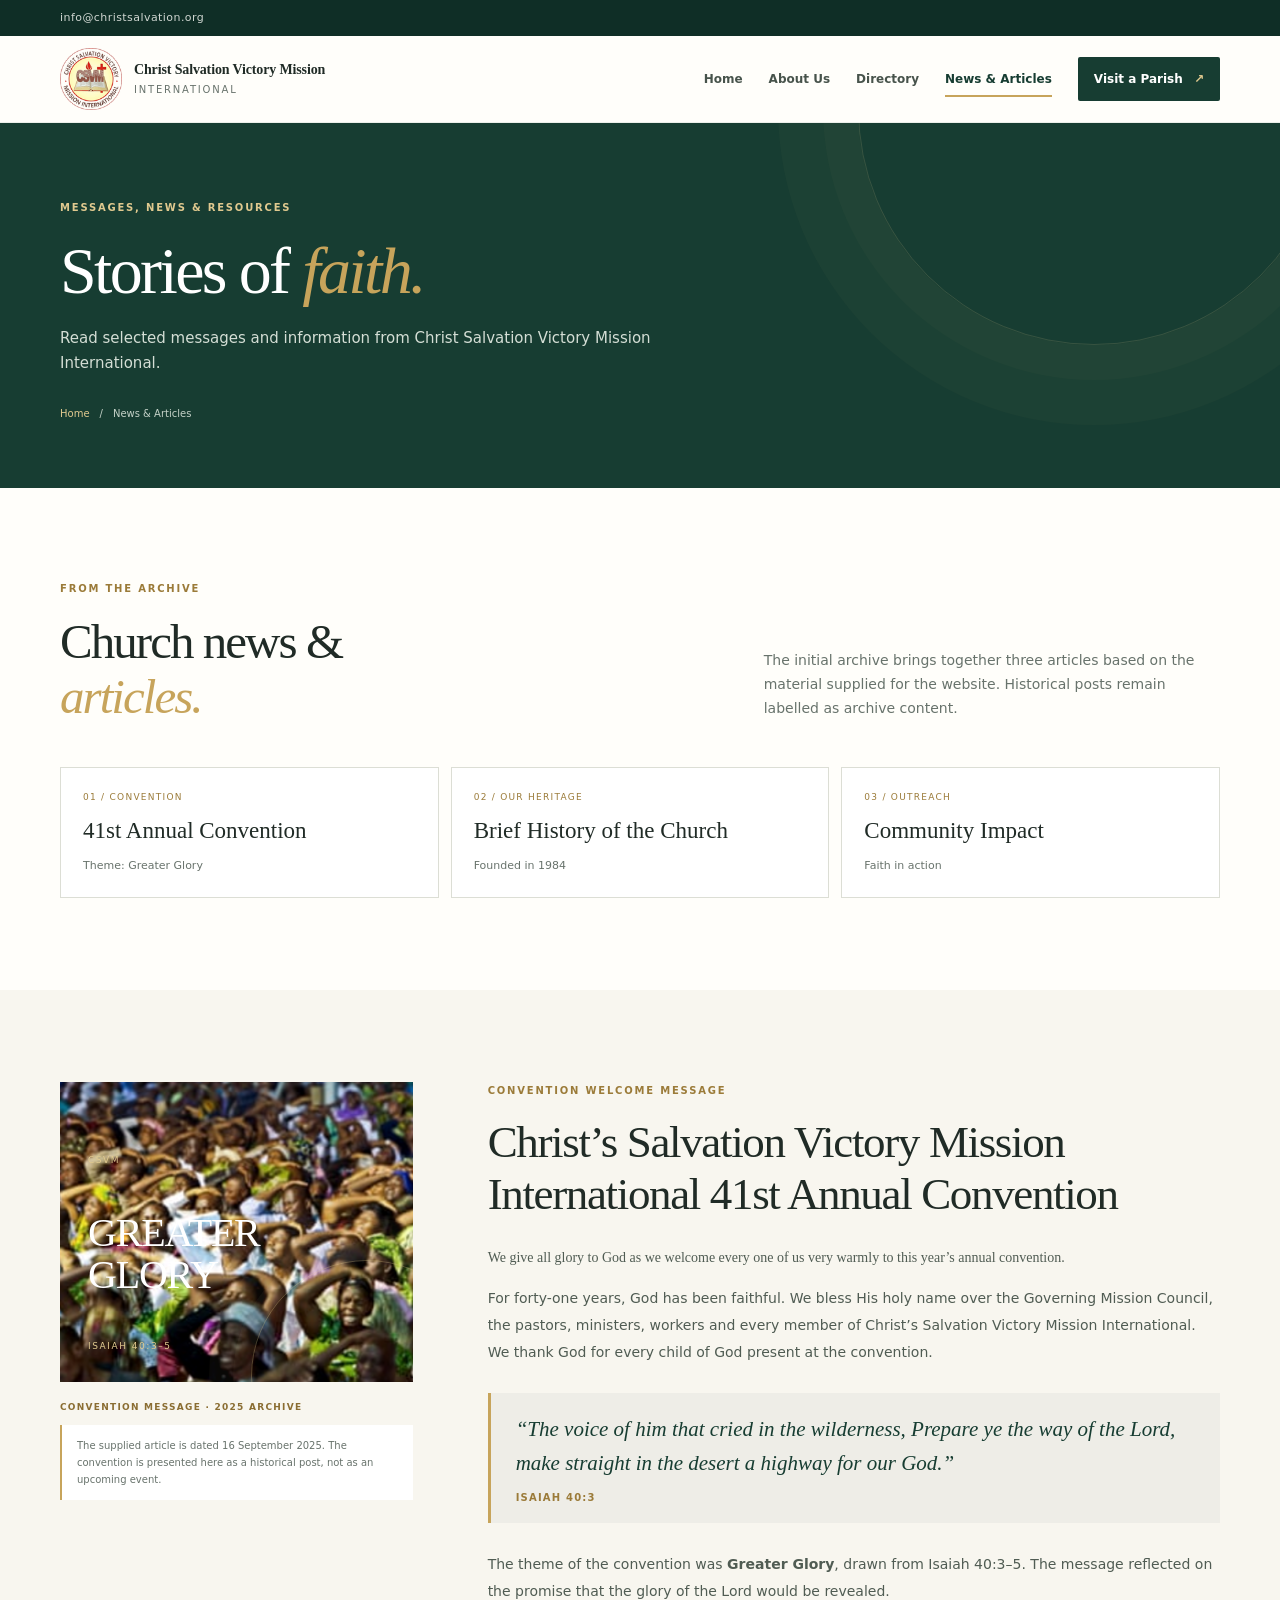
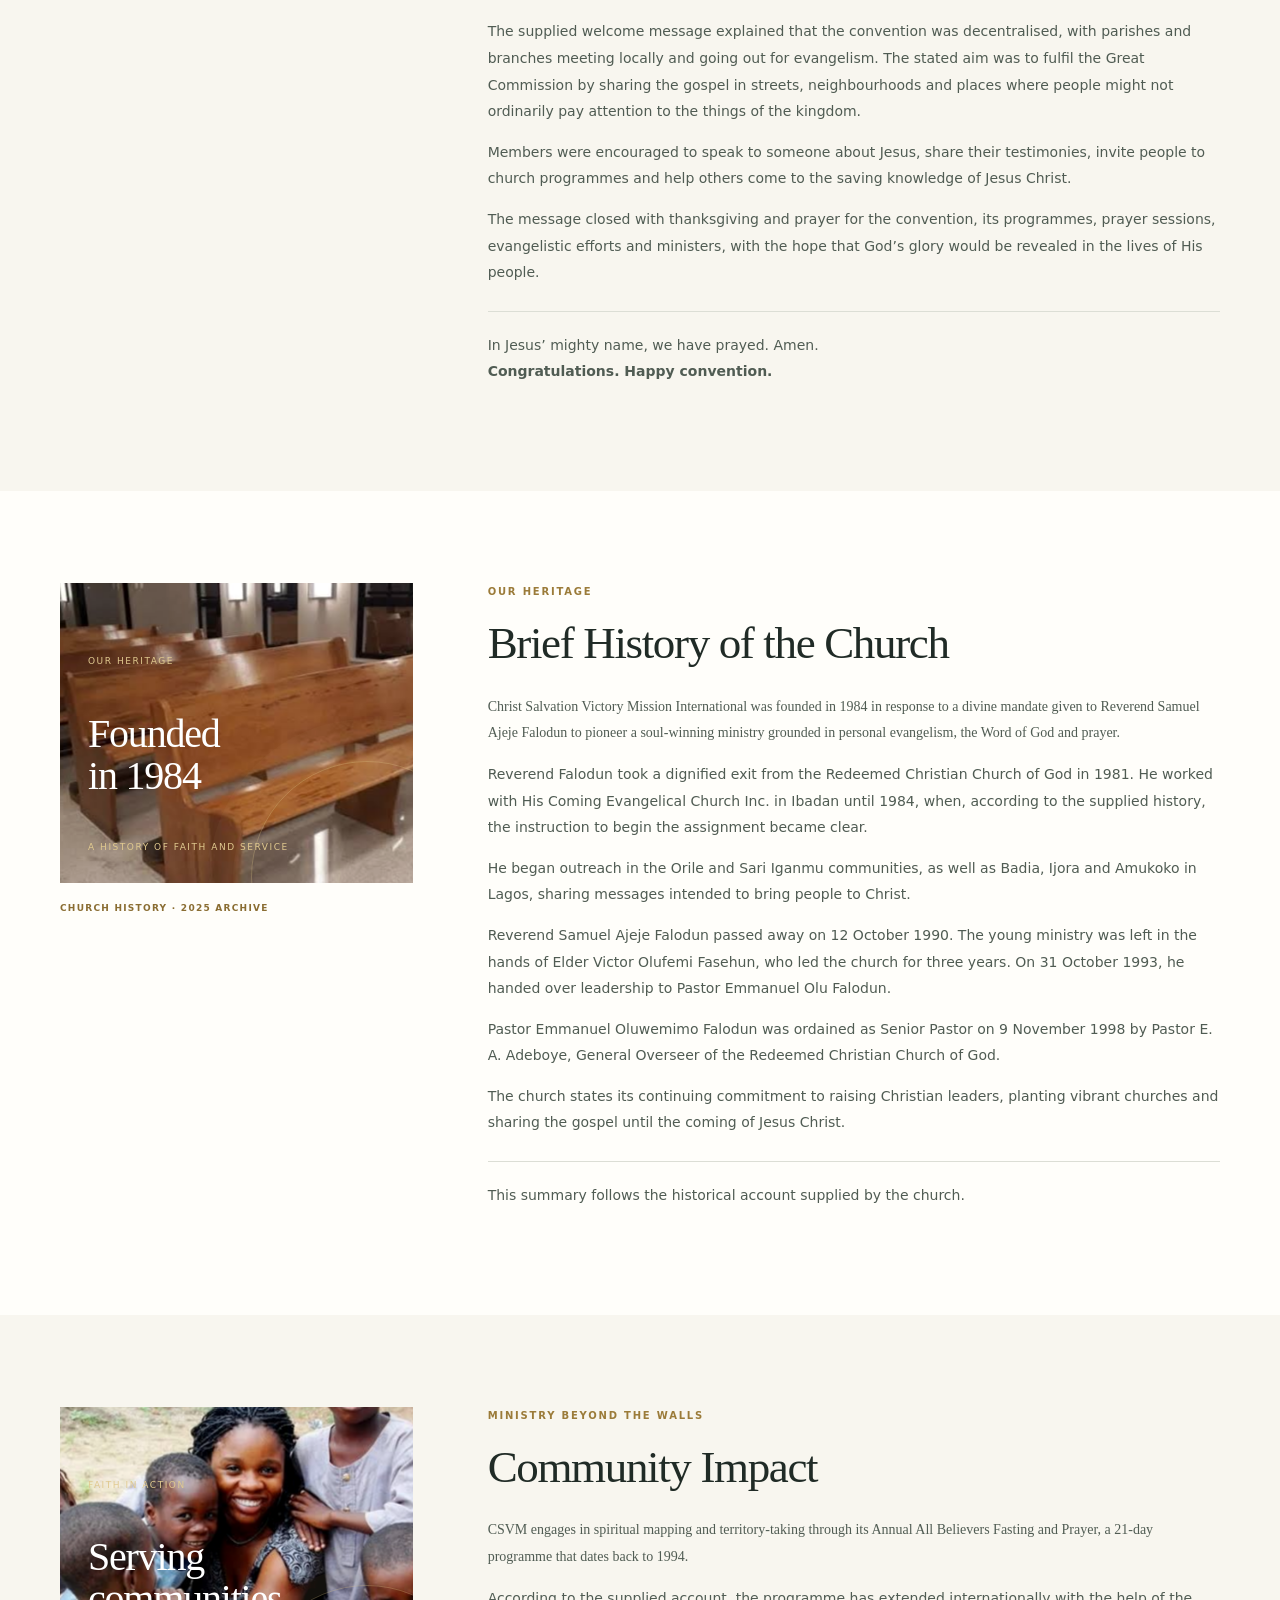
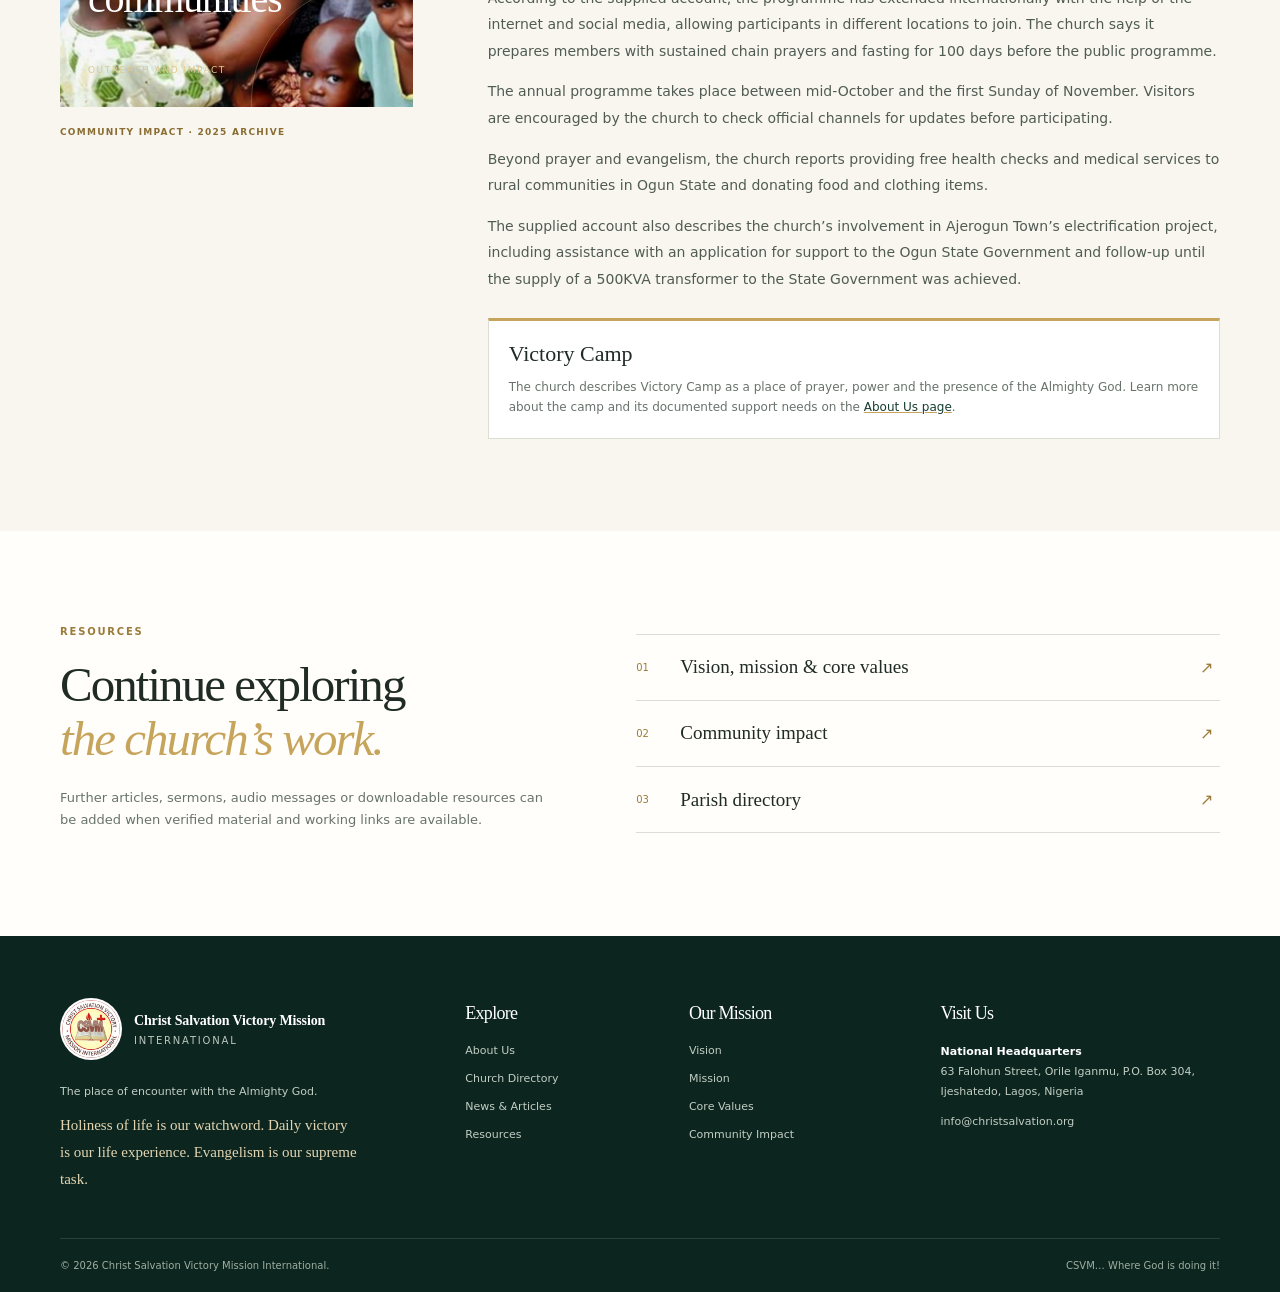
<file: news.html>
<!doctype html>
<html lang="en">
<head>
  <meta charset="utf-8">
  <meta name="viewport" content="width=device-width, initial-scale=1">
  <title>News & Articles | Christ Salvation Victory Mission International</title>
  <meta name="description" content="Read the CSVM 41st Annual Convention welcome message, church history and community impact article.">
  <meta name="theme-color" content="#173d32">
  <meta property="og:site_name" content="Christ Salvation Victory Mission International">
  <meta property="og:title" content="News & Articles | CSVM">
  <meta property="og:description" content="Read the CSVM 41st Annual Convention welcome message, church history and community impact article.">
  <meta property="og:type" content="website">
  <link rel="icon" href="assets/logo.png" type="image/png">
  <link rel="stylesheet" href="assets/css/styles.css">
  <link rel="stylesheet" href="assets/css/images.css">
</head>
<body>

<a class="skip-link" href="#main">Skip to content</a>
<div class="topbar">
  <div class="container topbar-inner">
    <a href="mailto:info@christsalvation.org">info@christsalvation.org</a>
  </div>
</div>
<header class="site-header">
  <div class="container header-inner">
    <a class="brand" href="index.html" aria-label="Christ Salvation Victory Mission International home">
      <img src="assets/logo.png" alt="Christ Salvation Victory Mission International logo" width="68" height="68">
      <span><strong>Christ Salvation Victory Mission</strong><small>International</small></span>
    </a>
    <button class="menu-toggle" type="button" aria-expanded="false" aria-controls="primary-nav"><span class="menu-icon"></span><span class="sr-only">Toggle navigation</span></button>
    <nav class="primary-nav" id="primary-nav" aria-label="Main navigation"><a class="nav-link" href="index.html">Home</a><a class="nav-link" href="about.html">About Us</a><a class="nav-link" href="directory.html">Directory</a><a class="nav-link is-active" href="news.html" aria-current="page">News & Articles</a><a class="nav-cta" href="directory.html#national-headquarters">Visit a Parish <span aria-hidden="true">↗</span></a></nav>
  </div>
</header>


<main id="main">
  <section class="page-hero"><div class="container page-hero-inner"><p class="eyebrow">Messages, news &amp; resources</p><h1>Stories of <em>faith.</em></h1><p>Read selected messages and information from Christ Salvation Victory Mission International.</p><div class="breadcrumbs"><a href="index.html">Home</a><span>/</span><span>News &amp; Articles</span></div></div></section>
  <section class="section section-light"><div class="container"><div class="section-heading"><div><p class="eyebrow">From the archive</p><h2>Church news &amp;<br><em>articles.</em></h2></div><p>The initial archive brings together three articles based on the material supplied for the website. Historical posts remain labelled as archive content.</p></div>
    <div class="news-index-grid">
      <a class="news-index-card" href="#convention"><span>01 / CONVENTION</span><strong>41st Annual Convention</strong><small>Theme: Greater Glory</small></a>
      <a class="news-index-card" href="#history-article"><span>02 / OUR HERITAGE</span><strong>Brief History of the Church</strong><small>Founded in 1984</small></a>
      <a class="news-index-card" href="#community-article"><span>03 / OUTREACH</span><strong>Community Impact</strong><small>Faith in action</small></a>
    </div>
  </div></section>
  <section class="section section-cream" id="convention"><div class="container article-layout"><aside class="article-aside"><div class="article-art art-convention article-art-large"><img class="art-photo" src="assets/images/article-convention.jpg" alt="A full church auditorium during the annual convention" width="800" height="500" loading="lazy" decoding="async" onerror="this.parentNode.classList.add('no-photo')"><span class="art-scrim" aria-hidden="true"></span><span>CSVM</span><b>GREATER<br>GLORY</b><small>Isaiah 40:3–5</small></div><p class="article-meta">Convention message · 2025 archive</p><div class="article-aside-note">The supplied article is dated 16 September 2025. The convention is presented here as a historical post, not as an upcoming event.</div></aside><article class="long-article"><p class="eyebrow">Convention welcome message</p><h2>Christ’s Salvation Victory Mission International 41st Annual Convention</h2><p class="lead-copy">We give all glory to God as we welcome every one of us very warmly to this year’s annual convention.</p><p>For forty-one years, God has been faithful. We bless His holy name over the Governing Mission Council, the pastors, ministers, workers and every member of Christ’s Salvation Victory Mission International. We thank God for every child of God present at the convention.</p><blockquote>“The voice of him that cried in the wilderness, Prepare ye the way of the Lord, make straight in the desert a highway for our God.” <cite>Isaiah 40:3</cite></blockquote><p>The theme of the convention was <strong>Greater Glory</strong>, drawn from Isaiah 40:3–5. The message reflected on the promise that the glory of the Lord would be revealed.</p><p>The supplied welcome message explained that the convention was decentralised, with parishes and branches meeting locally and going out for evangelism. The stated aim was to fulfil the Great Commission by sharing the gospel in streets, neighbourhoods and places where people might not ordinarily pay attention to the things of the kingdom.</p><p>Members were encouraged to speak to someone about Jesus, share their testimonies, invite people to church programmes and help others come to the saving knowledge of Jesus Christ.</p><p>The message closed with thanksgiving and prayer for the convention, its programmes, prayer sessions, evangelistic efforts and ministers, with the hope that God’s glory would be revealed in the lives of His people.</p><p class="article-signoff">In Jesus’ mighty name, we have prayed. Amen.<br><strong>Congratulations. Happy convention.</strong></p></article></div></section>
  <section class="section section-light" id="history-article"><div class="container article-layout"><aside class="article-aside"><div class="article-art art-history article-art-large"><img class="art-photo" src="assets/images/article-heritage.jpg" alt="A church building in warm evening light" width="800" height="500" loading="lazy" decoding="async" onerror="this.parentNode.classList.add('no-photo')"><span class="art-scrim" aria-hidden="true"></span><span>OUR HERITAGE</span><b>Founded<br>in 1984</b><small>A history of faith and service</small></div><p class="article-meta">Church history · 2025 archive</p></aside><article class="long-article"><p class="eyebrow">Our heritage</p><h2>Brief History of the Church</h2><p class="lead-copy">Christ Salvation Victory Mission International was founded in 1984 in response to a divine mandate given to Reverend Samuel Ajeje Falodun to pioneer a soul-winning ministry grounded in personal evangelism, the Word of God and prayer.</p><p>Reverend Falodun took a dignified exit from the Redeemed Christian Church of God in 1981. He worked with His Coming Evangelical Church Inc. in Ibadan until 1984, when, according to the supplied history, the instruction to begin the assignment became clear.</p><p>He began outreach in the Orile and Sari Iganmu communities, as well as Badia, Ijora and Amukoko in Lagos, sharing messages intended to bring people to Christ.</p><p>Reverend Samuel Ajeje Falodun passed away on 12 October 1990. The young ministry was left in the hands of Elder Victor Olufemi Fasehun, who led the church for three years. On 31 October 1993, he handed over leadership to Pastor Emmanuel Olu Falodun.</p><p>Pastor Emmanuel Oluwemimo Falodun was ordained as Senior Pastor on 9 November 1998 by Pastor E. A. Adeboye, General Overseer of the Redeemed Christian Church of God.</p><p>The church states its continuing commitment to raising Christian leaders, planting vibrant churches and sharing the gospel until the coming of Jesus Christ.</p><p class="article-signoff">This summary follows the historical account supplied by the church.</p></article></div></section>
  <section class="section section-cream" id="community-article"><div class="container article-layout"><aside class="article-aside"><div class="article-art art-community article-art-large"><img class="art-photo" src="assets/images/article-community.jpg" alt="Volunteers sharing food and clothing with the community" width="800" height="500" loading="lazy" decoding="async" onerror="this.parentNode.classList.add('no-photo')"><span class="art-scrim" aria-hidden="true"></span><span>FAITH IN ACTION</span><b>Serving<br>communities</b><small>Outreach and impact</small></div><p class="article-meta">Community impact · 2025 archive</p></aside><article class="long-article"><p class="eyebrow">Ministry beyond the walls</p><h2>Community Impact</h2><p class="lead-copy">CSVM engages in spiritual mapping and territory-taking through its Annual All Believers Fasting and Prayer, a 21-day programme that dates back to 1994.</p><p>According to the supplied account, the programme has extended internationally with the help of the internet and social media, allowing participants in different locations to join. The church says it prepares members with sustained chain prayers and fasting for 100 days before the public programme.</p><p>The annual programme takes place between mid-October and the first Sunday of November. Visitors are encouraged by the church to check official channels for updates before participating.</p><p>Beyond prayer and evangelism, the church reports providing free health checks and medical services to rural communities in Ogun State and donating food and clothing items.</p><p>The supplied account also describes the church’s involvement in Ajerogun Town’s electrification project, including assistance with an application for support to the Ogun State Government and follow-up until the supply of a 500KVA transformer to the State Government was achieved.</p><div class="article-callout"><strong>Victory Camp</strong><p>The church describes Victory Camp as a place of prayer, power and the presence of the Almighty God. Learn more about the camp and its documented support needs on the <a href="about.html#victory-camp">About Us page</a>.</p></div></article></div></section>
  <section class="section section-light" id="resources"><div class="container resources-panel"><div><p class="eyebrow">Resources</p><h2>Continue exploring<br><em>the church’s work.</em></h2><p>Further articles, sermons, audio messages or downloadable resources can be added when verified material and working links are available.</p></div><div class="resource-links"><a href="about.html#vision"><span>01</span><strong>Vision, mission &amp; core values</strong><span>↗</span></a><a href="about.html#community-impact"><span>02</span><strong>Community impact</strong><span>↗</span></a><a href="directory.html"><span>03</span><strong>Parish directory</strong><span>↗</span></a></div></div></section>
</main>


<footer class="site-footer">
  <div class="container footer-grid">
    <div class="footer-brand">
      <a class="brand brand-light" href="index.html">
        <img src="assets/logo.png" alt="" width="58" height="58">
        <span><strong>Christ Salvation Victory Mission</strong><small>International</small></span>
      </a>
      <p>The place of encounter with the Almighty God.</p>
      <p class="footer-motto">Holiness of life is our watchword. Daily victory is our life experience. Evangelism is our supreme task.</p>
    </div>
    <div><h2>Explore</h2><a href="about.html">About Us</a><a href="directory.html">Church Directory</a><a href="news.html">News &amp; Articles</a><a href="news.html#resources">Resources</a></div>
    <div><h2>Our Mission</h2><a href="about.html#vision">Vision</a><a href="about.html#mission">Mission</a><a href="about.html#core-values">Core Values</a><a href="about.html#community-impact">Community Impact</a></div>
    <div><h2>Visit Us</h2><p><strong>National Headquarters</strong><br>63 Falohun Street, Orile Iganmu, P.O. Box 304, Ijeshatedo, Lagos, Nigeria</p><a href="mailto:info@christsalvation.org">info@christsalvation.org</a></div>
  </div>
  <div class="container footer-bottom"><span>© 2026 Christ Salvation Victory Mission International.</span><span>CSVM… Where God is doing it!</span></div>
</footer>
<script src="assets/js/main.js" defer></script>
<script src="assets/js/images.js" defer></script>

</body>
</html>
</file>
<file: assets/css/styles.css>
:root{--green:#173d32;--green-2:#214c3e;--green-3:#0f2e26;--gold:#c7a45b;--gold-light:#e0c98f;--ivory:#f8f6ef;--cream:#f0ede3;--paper:#fffefa;--ink:#202b26;--muted:#68736c;--line:#dcded5;--white:#fff;--serif:Georgia,"Times New Roman",serif;--sans:Inter,ui-sans-serif,system-ui,-apple-system,BlinkMacSystemFont,"Segoe UI",sans-serif;--shadow:0 18px 48px rgba(22,45,35,.08)}
*{box-sizing:border-box}html{scroll-behavior:smooth;scroll-padding-top:100px}body{margin:0;background:var(--ivory);color:var(--ink);font-family:var(--sans);font-size:16px;line-height:1.7;-webkit-font-smoothing:antialiased}img{max-width:100%;display:block}a{color:inherit;text-decoration:none}button,input,select{font:inherit}button,a,input,select,summary{-webkit-tap-highlight-color:transparent}a:focus-visible,button:focus-visible,input:focus-visible,select:focus-visible,summary:focus-visible{outline:3px solid var(--gold);outline-offset:4px}.container{width:min(1160px,calc(100% - 48px));margin-inline:auto}.narrow-copy{max-width:790px}.skip-link{position:absolute;left:16px;top:-60px;background:#fff;color:#111;padding:10px 14px;z-index:1000}.skip-link:focus{top:12px}.sr-only{position:absolute;width:1px;height:1px;padding:0;margin:-1px;overflow:hidden;clip:rect(0,0,0,0);white-space:nowrap;border:0}
.topbar{background:var(--green-3);color:#e5e9e4;font-size:11px;letter-spacing:.04em}.topbar-inner{display:flex;justify-content:space-between;align-items:center;min-height:36px;gap:20px}.topbar a{opacity:.9}.topbar a:hover{opacity:1;color:var(--gold-light)}.social-links{display:flex;gap:18px}.site-header{position:sticky;top:0;z-index:100;background:rgba(255,254,250,.96);backdrop-filter:blur(12px);border-bottom:1px solid rgba(23,61,50,.08)}.header-inner{min-height:86px;display:flex;align-items:center;justify-content:space-between;gap:24px}.brand{display:flex;align-items:center;gap:12px;min-width:0}.brand img{width:62px;height:62px;object-fit:contain}.brand span{display:grid;line-height:1.25}.brand strong{font:600 14px/1.35 var(--serif);letter-spacing:-.01em;max-width:225px}.brand small{font-size:10px;text-transform:uppercase;letter-spacing:.18em;color:var(--muted);margin-top:4px}.primary-nav{display:flex;align-items:center;gap:26px}.nav-link{font-size:12px;font-weight:650;color:#47534b;position:relative;padding:8px 0}.nav-link:after{content:"";height:2px;background:var(--gold);position:absolute;bottom:0;left:0;width:0;transition:width .2s}.nav-link:hover:after,.nav-link.is-active:after{width:100%}.nav-link.is-active{color:var(--green)}.nav-cta{font-size:12px;font-weight:700;background:var(--green);color:white;padding:12px 16px;border-radius:2px}.nav-cta span{color:var(--gold-light);margin-left:7px}.menu-toggle{display:none;background:none;border:1px solid var(--line);border-radius:3px;width:44px;height:42px;align-items:center;justify-content:center;cursor:pointer}.menu-icon,.menu-icon:before,.menu-icon:after{display:block;width:18px;height:2px;background:var(--green);position:relative}.menu-icon:before,.menu-icon:after{content:"";position:absolute;left:0}.menu-icon:before{top:-6px}.menu-icon:after{top:6px}
.hero{position:relative;overflow:hidden;background:var(--green);color:#fff;min-height:600px}.hero:before{content:"";position:absolute;inset:0;background:radial-gradient(ellipse at 76% 40%,rgba(199,164,91,.16),transparent 34%),linear-gradient(115deg,transparent 40%,rgba(255,255,255,.025) 40%,transparent 40.2%);pointer-events:none}.hero-pattern{position:absolute;right:-110px;top:-190px;width:680px;height:680px;border:1px solid rgba(224,201,143,.12);border-radius:50%}.hero-pattern:before,.hero-pattern:after{content:"";position:absolute;border:1px solid rgba(224,201,143,.12);border-radius:50%;inset:45px}.hero-pattern:after{inset:100px}.hero-grid{position:relative;display:grid;grid-template-columns:1.05fr .95fr;align-items:center;gap:44px;padding-top:76px;padding-bottom:88px;min-height:570px}.eyebrow{margin:0 0 18px;text-transform:uppercase;letter-spacing:.18em;font-size:10px;font-weight:800;color:#9b7b39;display:flex;align-items:center;gap:10px}.eyebrow-line{width:28px;height:1px;background:var(--gold)}.hero .eyebrow,.section-heading-light .eyebrow,.impact-section .eyebrow,.page-hero .eyebrow{color:var(--gold-light)}h1,h2,h3,p{margin-top:0}h1,h2{font-family:var(--serif);font-weight:500;letter-spacing:-.04em;line-height:1.12}h1{font-size:clamp(42px,5.4vw,70px);margin-bottom:22px;max-width:650px}h1 em,h2 em{color:var(--gold);font-weight:400} .hero h1 em{color:var(--gold-light)}.hero-lead{font-size:16px;color:#d5dfd7;max-width:520px;line-height:1.8}.hero-motto{font-family:var(--serif);font-size:18px;font-style:italic;color:#f5ead1;margin:18px 0 24px}.button-row{display:flex;flex-wrap:wrap;gap:12px;align-items:center}.button{display:inline-flex;align-items:center;justify-content:center;gap:16px;min-height:46px;padding:12px 18px;font-size:12px;font-weight:750;border:1px solid transparent;border-radius:2px;transition:transform .2s,background .2s}.button:hover{transform:translateY(-2px)}.button-gold{background:var(--gold);color:#1d2d23}.button-gold:hover{background:var(--gold-light)}.button-outline{border-color:#b6c6b9;color:var(--green);background:transparent}.hero .button-outline,.button-light-outline{color:#fff;border-color:rgba(255,255,255,.4)}.hero .button-outline:hover,.button-light-outline:hover{background:rgba(255,255,255,.08)}.hero-note{display:flex;align-items:center;gap:12px;margin-top:44px;color:#f1f4ef}.live-dot{width:8px;height:8px;background:var(--gold);border-radius:50%;box-shadow:0 0 0 5px rgba(199,164,91,.13)}.hero-note span:last-child{display:grid;line-height:1.5}.hero-note strong{font-size:11px;font-weight:700}.hero-note small{font-size:10px;color:#bdc9bf}.hero-visual{height:390px;position:relative;display:flex;align-items:center;justify-content:center}.hero-ring{position:absolute;border:1px solid rgba(224,201,143,.38);border-radius:50%;aspect-ratio:1}.ring-one{width:330px}.ring-two{width:430px;border-color:rgba(224,201,143,.15)}.hero-cross{position:absolute;right:13%;top:5%;font-family:var(--serif);font-size:100px;color:rgba(224,201,143,.14);line-height:1}.hero-card{position:relative;z-index:2;background:#f8f6ef;color:var(--green);width:300px;min-height:320px;padding:34px;box-shadow:0 24px 65px rgba(0,0,0,.2);display:flex;flex-direction:column;justify-content:center;border-top:4px solid var(--gold);transform:rotate(2deg)}.hero-card-kicker{font-size:9px;letter-spacing:.2em;text-transform:uppercase;color:#8b6a2d;margin-bottom:18px}.hero-card strong{font:500 32px/1.23 var(--serif);letter-spacing:-.03em}.hero-card-rule{height:1px;background:#d6d0c0;width:60px;margin:23px 0 14px}.hero-card small{font-family:var(--serif);font-style:italic;color:#647166}.hero-stamp{position:absolute;bottom:5%;right:5%;z-index:3;width:92px;height:92px;border:1px solid var(--gold-light);border-radius:50%;display:flex;flex-direction:column;align-items:center;justify-content:center;background:var(--green-2);color:var(--gold-light);transform:rotate(-10deg)}.hero-stamp span{font:20px var(--serif)}.hero-stamp small{font-size:8px;letter-spacing:.12em;text-transform:uppercase}.hero-bottom-line{border-top:1px solid rgba(255,255,255,.13);position:relative}.hero-bottom-line .container{display:flex;justify-content:space-between;padding-top:15px;padding-bottom:15px;color:#bdc9bf;font-size:10px;letter-spacing:.15em;text-transform:uppercase}
.section{padding:92px 0}.section-light{background:var(--paper)}.section-cream{background:var(--ivory)}.section-green{background:var(--green);color:#fff}.section-heading{display:grid;grid-template-columns:1fr .72fr;gap:70px;align-items:end;margin-bottom:42px}.section-heading h2,.split-copy h2,.values-grid h2,.values-row h2,.camp-grid h2,.resources-panel h2{font-size:clamp(34px,4vw,49px);margin-bottom:0}.section-heading>p{max-width:470px;color:var(--muted);font-size:14px;margin-bottom:4px}.section-heading-light>p{color:#d1dcd3}.pillar-grid{display:grid;grid-template-columns:repeat(4,1fr);border:1px solid var(--line)}.pillar-card{position:relative;padding:28px 24px 24px;border-right:1px solid var(--line);min-height:255px;background:#fffefa;transition:background .25s}.pillar-card:last-child{border-right:0}.pillar-card:hover{background:#f8f5e9}.pillar-number{font-size:10px;color:#9b7b39;letter-spacing:.12em}.pillar-symbol{font-family:var(--serif);font-size:35px;color:var(--gold);margin:16px 0 8px}.pillar-card h3{font:500 24px var(--serif);margin-bottom:9px}.pillar-card p{font-size:12px;color:var(--muted);min-height:42px}.text-link{font-size:11px;font-weight:800;color:var(--green);display:inline-flex;align-items:center;gap:10px;border-bottom:1px solid #d9c99f;padding-bottom:4px}.text-link span{color:#9b7b39;transition:transform .2s}.text-link:hover span{transform:translate(3px,-2px)}.split-section{display:grid;grid-template-columns:.85fr 1fr;gap:100px;align-items:center}.leader-image-wrap{min-height:390px;position:relative;display:flex;align-items:center;justify-content:center}.leader-image-frame{position:absolute;inset:12px 32px 28px 0;border:1px solid var(--gold);border-radius:180px 180px 0 0}.leader-image{width:270px;height:340px;object-fit:cover;border-radius:160px 160px 2px 2px;position:relative;background:#dfe8e9;box-shadow:var(--shadow)}.image-caption{position:absolute;bottom:0;left:0;display:flex;align-items:center;gap:10px;background:var(--paper);padding:13px 18px;font-size:10px;text-transform:uppercase;letter-spacing:.12em;color:var(--green)}.caption-line{height:1px;width:25px;background:var(--gold)}.split-copy>p:not(.eyebrow){color:var(--muted);font-size:14px;max-width:560px}.split-copy h2{margin-bottom:24px}.split-copy .text-link{margin-top:10px}.impact-section{position:relative;overflow:hidden}.impact-section:after{content:"✝";position:absolute;right:3%;bottom:-100px;font:360px var(--serif);color:rgba(255,255,255,.025);pointer-events:none}.impact-grid{display:grid;grid-template-columns:repeat(3,1fr);gap:16px;position:relative;z-index:1}.impact-card{border:1px solid rgba(255,255,255,.18);padding:28px;background:rgba(255,255,255,.035);min-height:235px}.impact-icon{color:var(--gold-light);font-size:10px;letter-spacing:.15em}.impact-card h3{font:500 25px var(--serif);margin:23px 0 10px}.impact-card p{font-size:12px;color:#cbd7cd;min-height:58px}.impact-card a{font-size:11px;color:var(--gold-light);font-weight:700}.impact-card a span{margin-left:7px}.article-grid{display:grid;grid-template-columns:repeat(3,1fr);gap:20px}.article-card{border:1px solid var(--line);background:#fff;transition:transform .2s,box-shadow .2s}.article-card:hover{transform:translateY(-4px);box-shadow:var(--shadow)}.article-art{min-height:205px;padding:23px;display:flex;flex-direction:column;align-items:flex-start;justify-content:space-between;overflow:hidden;position:relative;color:#fff;background:var(--green)}.article-art:after{content:"";position:absolute;width:230px;height:230px;border:1px solid rgba(224,201,143,.3);border-radius:50%;right:-70px;bottom:-110px;box-shadow:0 0 0 18px rgba(224,201,143,.04),0 0 0 42px rgba(224,201,143,.04)}.article-art span,.article-art small{font-size:9px;letter-spacing:.17em;text-transform:uppercase;position:relative;z-index:1;color:var(--gold-light)}.article-art b{font:500 32px/1.05 var(--serif);letter-spacing:-.03em;position:relative;z-index:1}.art-convention{background:linear-gradient(140deg,#173d32,#214c3e)}.art-history{background:linear-gradient(140deg,#66502b,#b09050)}.art-community{background:linear-gradient(140deg,#263d35,#536b50)}.article-body{padding:24px}.article-meta{font-size:9px;letter-spacing:.14em;text-transform:uppercase;color:#8a6d32;font-weight:800}.article-body h3{font:500 23px/1.25 var(--serif);margin:10px 0}.article-body>p:not(.article-meta){font-size:12px;color:var(--muted);min-height:42px}.article-body .text-link{margin-top:5px}.visit-cta{background:#102e25;color:#fff;padding:48px 0;border-top:1px solid rgba(255,255,255,.08)}.visit-cta-inner{display:flex;justify-content:space-between;align-items:center;gap:30px}.visit-cta .eyebrow{margin-bottom:10px}.visit-cta h2{font:500 35px var(--serif);margin-bottom:6px}.visit-cta p:not(.eyebrow){font-size:12px;color:#c4d0c6;margin-bottom:0}.button-light-outline{border:1px solid rgba(255,255,255,.4)}
.page-hero{background:var(--green);color:white;position:relative;overflow:hidden}.page-hero:after{content:"";position:absolute;width:470px;height:470px;border:1px solid rgba(224,201,143,.16);border-radius:50%;right:-50px;top:-250px;box-shadow:0 0 0 35px rgba(224,201,143,.025),0 0 0 80px rgba(224,201,143,.025)}.page-hero-inner{padding-top:76px;padding-bottom:66px;position:relative;z-index:1}.page-hero h1{font-size:clamp(44px,6vw,66px);margin-bottom:18px}.page-hero-inner>p:not(.eyebrow){max-width:650px;color:#d4ded5;font-size:15px}.breadcrumbs{display:flex;gap:10px;align-items:center;margin-top:28px;font-size:10px;color:#c5d2c8}.breadcrumbs a{color:var(--gold-light)}.narrow-copy h2{font-size:clamp(35px,4vw,48px);margin-bottom:24px}.narrow-copy>p:not(.eyebrow){color:var(--muted);font-size:14px}.lead-copy{font-family:var(--serif);font-size:21px;line-height:1.55;color:var(--green)}.values-grid{display:grid;grid-template-columns:.85fr 1fr;gap:70px;align-items:start}.values-grid>div>p:not(.eyebrow),.mission-panel>p:not(.eyebrow){font-size:14px;color:var(--muted)}.mission-panel{border-left:1px solid var(--gold);padding:12px 0 12px 36px}.mission-panel h2{font-size:35px;margin-bottom:22px}.values-row{display:grid;grid-template-columns:.8fr 1fr;gap:70px;align-items:start}.values-row>div>p:not(.eyebrow){font-size:14px;color:var(--muted)}.value-chips{display:flex;flex-wrap:wrap;gap:8px;margin-top:22px}.value-chips span{border:1px solid var(--line);background:#fff;padding:7px 12px;font-size:11px;color:var(--green)}.timeline{max-width:850px;margin:50px auto 0;position:relative}.timeline:before{content:"";position:absolute;top:10px;bottom:10px;left:83px;width:1px;background:rgba(224,201,143,.35)}.timeline-item{display:grid;grid-template-columns:105px 1fr;gap:25px;padding-bottom:32px;position:relative}.timeline-item:before{content:"";position:absolute;left:78px;top:8px;width:9px;height:9px;border-radius:50%;background:var(--gold-light);box-shadow:0 0 0 5px rgba(224,201,143,.12)}.timeline-year{font:24px var(--serif);color:var(--gold-light)}.timeline-item h3{font:500 22px var(--serif);margin-bottom:7px}.timeline-item p{font-size:13px;color:#cbd8ce;margin-bottom:0}.timeline-note{font-size:10px;color:#b8c8bc;text-align:center;margin-top:12px}.impact-list{border-top:1px solid var(--line)}.impact-list article{display:grid;grid-template-columns:60px 1fr;gap:24px;padding:27px 0;border-bottom:1px solid var(--line)}.impact-list article>span{font:24px var(--serif);color:#a17d36}.impact-list h3{font:500 24px var(--serif);margin-bottom:8px}.impact-list p{font-size:13px;color:var(--muted);max-width:850px;margin-bottom:0}.camp-grid{display:grid;grid-template-columns:1fr .8fr;gap:80px;align-items:start}.camp-grid>div>p:not(.eyebrow){font-size:13px;color:var(--muted)}.account-card{margin-top:25px;padding:24px;background:var(--green);color:#fff;border-top:3px solid var(--gold)}.account-label{font-size:9px;letter-spacing:.15em;text-transform:uppercase;color:var(--gold-light);display:block;margin-bottom:10px}.account-card strong{display:block;font-size:12px}.account-number{font:30px var(--serif);color:var(--gold-light);display:block;margin:5px 0}.account-card p{font-size:10px;color:#c9d6cc;margin:0}.camp-aside{background:#fffefa;border:1px solid var(--line);padding:30px}.camp-mark{height:120px;background:var(--green);display:flex;align-items:center;justify-content:center;gap:15px;color:var(--gold-light);font:30px var(--serif);margin-bottom:25px}.camp-mark span{font-size:42px;opacity:.7}.camp-aside h3{font:500 27px var(--serif)}.camp-aside>p,.disclosure p{font-size:12px;color:var(--muted)}.disclosure{border-top:1px solid var(--line);margin-top:20px;padding-top:14px}.disclosure summary{cursor:pointer;font-size:12px;font-weight:750;color:var(--green)}.disclosure p:first-of-type{margin-top:15px}.leadership-grid{display:grid;grid-template-columns:repeat(3,1fr);gap:12px}.leader-card,.leader-name{border:1px solid var(--line);background:#fff;padding:20px;min-height:120px}.leader-card{display:flex;align-items:center;gap:15px;grid-column:span 2}.leader-card img{width:70px;height:70px;object-fit:cover;border-radius:50%;background:#dfe8e9}.leader-card h3,.leader-name h3{font:500 18px/1.3 var(--serif);margin-bottom:6px}.leader-card p{font-size:11px;color:#8a6d32;margin:0}.leader-name span{font-size:9px;letter-spacing:.15em;color:#a17d36;display:block;margin-bottom:14px}.leader-name h3{font-size:16px}
.headquarters-grid{display:grid;grid-template-columns:1fr 1fr;gap:18px}.hq-card{padding:34px;border:1px solid var(--line);background:#fff}.hq-primary{background:var(--green);color:#fff;border-color:var(--green)}.hq-label{font-size:9px;letter-spacing:.16em;text-transform:uppercase;color:#a17d36;font-weight:800}.hq-primary .hq-label{color:var(--gold-light)}.hq-card h3{font:500 28px/1.25 var(--serif);margin:16px 0}.hq-card address{font-style:normal;font-size:13px;line-height:1.9;margin-bottom:25px;color:var(--muted)}.hq-primary address{color:#d2ded4}.directory-controls{display:flex;align-items:center;gap:12px;flex-wrap:wrap;margin-bottom:22px}.search-field{display:flex;align-items:center;gap:10px;background:#fff;border:1px solid var(--line);padding:0 13px;min-height:46px;flex:1 1 280px;max-width:460px}.search-field>span{font-size:25px;color:#9b7b39}.search-field input{border:0;outline:none!important;width:100%;background:transparent;font-size:12px;color:var(--ink)}.filter-label{font-size:11px;color:var(--muted)}.directory-controls select{min-height:46px;background:#fff;border:1px solid var(--line);padding:0 34px 0 12px;font-size:12px;color:var(--green)}.results-count{margin:0 0 0 auto;font-size:10px;color:var(--muted)}.parish-grid{display:grid;grid-template-columns:repeat(3,1fr);gap:12px}.parish-card{background:#fff;border:1px solid var(--line);padding:22px;display:flex;flex-direction:column;min-height:245px}.parish-card[hidden]{display:none}.parish-card-top{display:flex;align-items:center;justify-content:space-between;gap:8px;margin-bottom:16px}.parish-index{font-size:10px;letter-spacing:.14em;color:#a17d36}.parish-badge{font-size:8px;text-transform:uppercase;letter-spacing:.1em;background:#f2ead6;padding:4px 7px;color:#765b25}.parish-card h3{font:500 21px/1.25 var(--serif);margin-bottom:10px}.parish-card p{font-size:12px;color:var(--muted);line-height:1.7;flex:1}.parish-card .text-link{align-self:flex-start}.small-note{font-size:10px;color:var(--muted);margin-top:22px}.departments-grid{display:flex;flex-wrap:wrap;gap:9px}.department-chip{background:#fff;border:1px solid var(--line);padding:11px 14px;font-size:12px;color:var(--green)}.leadership-disclosure{margin-top:30px;max-width:700px}.executive-list{font-size:13px;color:var(--muted);padding-left:22px}.executive-list li{padding:4px 0}
.news-index-grid{display:grid;grid-template-columns:repeat(3,1fr);gap:12px}.news-index-card{border:1px solid var(--line);background:#fff;padding:22px;display:flex;flex-direction:column;gap:12px;transition:border-color .2s,transform .2s}.news-index-card:hover{border-color:var(--gold);transform:translateY(-3px)}.news-index-card span{font-size:9px;letter-spacing:.14em;color:#9b7b39}.news-index-card strong{font:500 23px/1.2 var(--serif)}.news-index-card small{font-size:11px;color:var(--muted)}.article-layout{display:grid;grid-template-columns:.65fr 1.35fr;gap:75px;align-items:start}.article-aside{position:sticky;top:120px}.article-art-large{min-height:300px;padding:28px}.article-art-large b{font-size:40px}.article-aside .article-meta{margin-top:18px}.article-aside-note{border-left:2px solid var(--gold);padding:12px 15px;background:#fff;font-size:10px;color:var(--muted)}.long-article h2{font:500 clamp(32px,4vw,45px)/1.15 var(--serif);letter-spacing:-.03em;margin-bottom:24px}.long-article>p:not(.eyebrow){font-size:14px;line-height:1.9;color:#505c53}.long-article .lead-copy{font-size:21px;line-height:1.6;color:var(--green)}blockquote{margin:28px 0;padding:20px 25px;border-left:3px solid var(--gold);background:rgba(23,61,50,.045);font:italic 21px/1.6 var(--serif);color:var(--green)}blockquote cite{display:block;font:700 10px var(--sans);text-transform:uppercase;letter-spacing:.12em;color:#9b7b39;margin-top:12px}.article-signoff{border-top:1px solid var(--line);padding-top:20px!important;margin-top:25px}.article-callout{background:#fff;border:1px solid var(--line);border-top:3px solid var(--gold);padding:20px;margin-top:25px}.article-callout strong{font:500 22px var(--serif)}.article-callout p{font-size:12px;color:var(--muted);margin:8px 0 0}.article-callout a{color:var(--green);text-decoration:underline;text-decoration-color:var(--gold)}.resources-panel{display:grid;grid-template-columns:.85fr 1fr;gap:80px;align-items:center}.resources-panel>div>p:not(.eyebrow){font-size:13px;color:var(--muted);margin-top:20px}.resource-links{border-top:1px solid var(--line)}.resource-links a{display:grid;grid-template-columns:32px 1fr 20px;gap:12px;align-items:center;padding:19px 0;border-bottom:1px solid var(--line)}.resource-links a>span:first-child{font-size:10px;color:#9b7b39}.resource-links strong{font:500 19px var(--serif)}.resource-links a>span:last-child{color:#9b7b39}
.site-footer{background:#0c251e;color:#e7ece7;padding:62px 0 0}.footer-grid{display:grid;grid-template-columns:1.3fr .65fr .75fr 1fr;gap:42px;padding-bottom:45px}.brand-light strong{color:#fff}.brand-light small{color:#bdc8be}.brand-light img{background:#fff;border-radius:50%;padding:2px}.footer-brand>p{font-size:12px;color:#bdc8be;margin:22px 0 0;max-width:300px}.footer-brand .footer-motto{font-family:var(--serif);font-size:15px;color:#e3d5b2;margin-top:10px}.footer-grid h2{font:500 18px var(--serif);margin:5px 0 18px;color:#fff}.footer-grid>div:not(:first-child)>a{display:block;font-size:11px;color:#c2cec4;margin:9px 0}.footer-grid a:hover{color:var(--gold-light)}.footer-grid p{font-size:11px;line-height:1.8;color:#c2cec4}.footer-grid p strong{color:#fff}.footer-bottom{border-top:1px solid rgba(255,255,255,.12);padding-top:18px;padding-bottom:18px;display:flex;justify-content:space-between;gap:20px;font-size:10px;color:#9eafa2}
@media(max-width:1000px){.primary-nav{gap:16px}.nav-link,.nav-cta{font-size:11px}.hero-grid{gap:20px}.hero-card{width:270px}.pillar-card{padding:22px 18px}.split-section{gap:55px}.footer-grid{grid-template-columns:1.2fr .7fr .7fr;gap:30px}.footer-grid>div:last-child{grid-column:2/4}.article-layout{gap:40px}.parish-grid{grid-template-columns:repeat(2,1fr)}}
@media(max-width:760px){.container{width:min(100% - 36px,600px)}.topbar-inner{min-height:34px}.social-links{gap:10px}.social-links a{font-size:9px}.topbar-inner>a{font-size:10px}.header-inner{min-height:74px}.brand img{width:50px;height:50px}.brand strong{font-size:12px;max-width:195px}.brand small{font-size:9px}.menu-toggle{display:flex;flex-shrink:0}.primary-nav{display:none;position:absolute;top:100%;left:0;right:0;background:var(--paper);border-top:1px solid var(--line);padding:14px 22px 22px;box-shadow:0 16px 24px rgba(0,0,0,.08);align-items:stretch;gap:0;flex-direction:column}.primary-nav.is-open{display:flex}.nav-link{padding:13px 0;font-size:13px;border-bottom:1px solid #ecece5}.nav-link:after{display:none}.nav-cta{margin-top:14px;text-align:center;font-size:12px}.hero-grid{grid-template-columns:1fr;padding-top:55px;padding-bottom:50px;gap:15px}.hero{min-height:auto}.hero h1{font-size:clamp(43px,11vw,62px)}.hero-lead{font-size:14px}.hero-visual{height:330px;margin-top:8px}.ring-one{width:260px}.ring-two{width:330px}.hero-card{width:240px;min-height:260px;padding:26px}.hero-card strong{font-size:28px}.hero-cross{right:9%;top:0;font-size:80px}.hero-stamp{width:76px;height:76px;right:0;bottom:1%}.hero-stamp span{font-size:17px}.hero-bottom-line .container{flex-wrap:wrap;gap:12px 25px;font-size:9px}.section{padding:65px 0}.section-heading{grid-template-columns:1fr;gap:20px;margin-bottom:30px}.section-heading h2,.split-copy h2,.values-grid h2,.values-row h2,.camp-grid h2,.resources-panel h2{font-size:38px}.section-heading>p{font-size:13px}.pillar-grid{grid-template-columns:repeat(2,1fr)}.pillar-card{border-bottom:1px solid var(--line);min-height:225px}.pillar-card:nth-child(2){border-right:0}.pillar-card:nth-child(3),.pillar-card:nth-child(4){border-bottom:0}.pillar-card h3{font-size:22px}.pillar-card p{min-height:auto}.split-section{grid-template-columns:1fr;gap:35px}.leader-image-wrap{min-height:330px;max-width:420px;width:100%;margin:auto}.leader-image{height:285px;width:230px}.leader-image-frame{inset:12px 28px 25px 0}.split-copy h2{margin-bottom:20px}.impact-grid,.article-grid{grid-template-columns:1fr}.impact-card{min-height:0}.impact-card p{min-height:0}.article-art{min-height:190px}.article-body>p:not(.article-meta){min-height:0}.visit-cta-inner{align-items:flex-start;flex-direction:column}.visit-cta h2{font-size:32px}.page-hero-inner{padding-top:54px;padding-bottom:48px}.page-hero h1{font-size:48px}.page-hero-inner>p:not(.eyebrow){font-size:13px}.values-grid,.values-row,.camp-grid,.resources-panel{grid-template-columns:1fr;gap:35px}.mission-panel{padding-left:22px}.mission-panel h2{font-size:31px}.timeline{margin-top:35px}.timeline:before{left:62px}.timeline-item{grid-template-columns:75px 1fr;gap:16px}.timeline-item:before{left:57px}.timeline-year{font-size:20px}.timeline-item h3{font-size:20px}.timeline-item p{font-size:12px}.impact-list article{grid-template-columns:38px 1fr;gap:15px;padding:22px 0}.impact-list h3{font-size:21px}.camp-aside{padding:22px}.leadership-grid{grid-template-columns:1fr 1fr}.leader-card{grid-column:span 2}.leader-name{padding:15px}.leader-name h3{font-size:15px}.headquarters-grid{grid-template-columns:1fr}.hq-card{padding:26px}.parish-grid{grid-template-columns:1fr}.parish-card{min-height:0}.directory-controls{gap:10px}.search-field{max-width:none;flex-basis:100%}.filter-label{margin-left:2px}.directory-controls select{flex:1}.results-count{flex-basis:100%;margin-left:0}.news-index-grid{grid-template-columns:1fr}.news-index-card{padding:18px}.article-layout{grid-template-columns:1fr;gap:28px}.article-aside{position:static}.article-art-large{min-height:240px}.article-art-large b{font-size:36px}.long-article h2{font-size:35px}.long-article>p:not(.eyebrow){font-size:13px}.long-article .lead-copy{font-size:19px}.resources-panel{gap:25px}.footer-grid{grid-template-columns:1fr 1fr;gap:28px 20px}.footer-brand{grid-column:span 2}.footer-grid>div:last-child{grid-column:span 2}.footer-grid h2{font-size:17px}.footer-bottom{flex-direction:column;gap:6px}.site-footer{padding-top:48px}}
@media(max-width:420px){.social-links{gap:8px}.social-links a{font-size:8px}.topbar-inner>a{font-size:9px}.brand{gap:8px}.brand img{width:43px;height:43px}.brand strong{font-size:11px;max-width:175px}.hero h1{font-size:43px}.hero-visual{height:300px}.hero-card{width:220px;min-height:240px}.ring-one{width:235px}.ring-two{width:290px}.hero-stamp{width:65px;height:65px}.hero-stamp span{font-size:15px}.pillar-card{padding:18px 14px}.pillar-card h3{font-size:20px}.pillar-card p{font-size:11px}.section-heading h2,.split-copy h2,.values-grid h2,.values-row h2,.camp-grid h2,.resources-panel h2{font-size:34px}.leadership-grid{grid-template-columns:1fr}.leader-card{grid-column:auto}.footer-grid{grid-template-columns:1fr 1fr}.footer-brand,.footer-grid>div:last-child{grid-column:span 2}}
@media(prefers-reduced-motion:reduce){html{scroll-behavior:auto}*,*:before,*:after{animation-duration:.01ms!important;animation-iteration-count:1!important;transition-duration:.01ms!important}}

/* ===== Enhancements: motion, network, scroll-top ===== */
.leader-image,.leader-card img{object-position:center 20%}
.leader-image{transition:transform .6s cubic-bezier(.2,.7,.2,1),box-shadow .4s}.leader-image-wrap:hover .leader-image{transform:scale(1.025);box-shadow:0 26px 60px rgba(22,45,35,.16)}
.leader-image-frame{transition:transform .6s cubic-bezier(.2,.7,.2,1)}.leader-image-wrap:hover .leader-image-frame{transform:translate(-6px,6px)}
.leader-card img{transition:transform .4s}.leader-card:hover img{transform:scale(1.06)}
.site-header{transition:box-shadow .3s,background .3s}.site-header.is-stuck{box-shadow:0 8px 28px rgba(15,46,38,.12)}
.nav-link{transition:color .2s}
.button{position:relative;overflow:hidden}.button:active{transform:translateY(0) scale(.98)}
.pillar-card,.impact-card,.leader-name,.leader-card,.news-index-card,.hq-card{transition:transform .3s,box-shadow .3s,background .25s,border-color .3s}
.pillar-card:hover,.impact-card:hover,.leader-name:hover,.leader-card:hover,.news-index-card:hover,.hq-card:hover{transform:translateY(-4px);box-shadow:var(--shadow)}
.impact-card:hover{border-color:rgba(224,201,143,.5);background:rgba(255,255,255,.06);box-shadow:0 18px 40px rgba(0,0,0,.18)}
.timeline-item:before{transition:transform .3s}.timeline-item:hover:before{transform:scale(1.5)}
.article-art:after{transition:transform .8s cubic-bezier(.2,.7,.2,1)}.article-card:hover .article-art:after{transform:scale(1.25) rotate(8deg)}
/* network */
.network-section{background:var(--ivory);padding:56px 0;border-top:1px solid var(--line)}
.network-inner{display:grid;grid-template-columns:.8fr 1.2fr;gap:50px;align-items:center}
.network-inner h2{font-size:clamp(28px,3.2vw,38px);margin-bottom:0}
.network-links{display:flex;flex-wrap:wrap;gap:10px}
.network-link{display:inline-flex;align-items:center;gap:8px;border:1px solid var(--line);background:#fff;color:var(--green);padding:10px 16px;font-size:12px;font-weight:700;transition:background .25s,color .25s,border-color .25s,transform .25s}
.network-link span{color:#9b7b39;transition:transform .2s,color .25s}
.network-link:hover{background:var(--green);color:#fff;border-color:var(--green);transform:translateY(-2px)}
.network-link:hover span{color:var(--gold-light);transform:translate(2px,-2px)}
/* scroll top */
.scroll-top{position:fixed;right:20px;bottom:20px;z-index:90;width:48px;height:48px;border-radius:50%;border:2px solid var(--green);background:var(--gold);color:var(--green-3);display:flex;align-items:center;justify-content:center;cursor:pointer;box-shadow:0 10px 26px rgba(15,46,38,.28);opacity:0;visibility:hidden;translate:0 16px;transition:opacity .3s,translate .3s,visibility .3s,background .2s,transform .2s}
.scroll-top.is-visible{opacity:1;visibility:visible;translate:0 0}
.scroll-top:hover{background:var(--gold-light);transform:translateY(-3px)}
.scroll-top:focus-visible{outline:3px solid var(--green);outline-offset:3px}
.scroll-top svg{width:20px;height:20px}
/* entrance + reveal (JS-gated, content visible without JS) */
@keyframes rise{from{opacity:0;translate:0 26px}}
@keyframes drift{50%{translate:0 -9px}}
.hero-copy>*,.hero-grid>div:first-child>*,.page-hero-inner>*{animation:rise .8s cubic-bezier(.2,.7,.2,1) backwards}
.hero-grid>div:first-child>*:nth-child(2),.page-hero-inner>*:nth-child(2){animation-delay:.1s}.hero-grid>div:first-child>*:nth-child(3),.page-hero-inner>*:nth-child(3){animation-delay:.2s}.hero-grid>div:first-child>*:nth-child(4),.page-hero-inner>*:nth-child(4){animation-delay:.3s}.hero-grid>div:first-child>*:nth-child(5),.page-hero-inner>*:nth-child(5){animation-delay:.4s}
.hero-visual{animation:rise 1s .25s cubic-bezier(.2,.7,.2,1) backwards}.hero-card{animation:drift 7s ease-in-out infinite}
.js .reveal{opacity:0}
.js .reveal.is-in{opacity:1;animation:rise .75s cubic-bezier(.2,.7,.2,1) backwards;animation-delay:var(--d,0s)}
@media(max-width:760px){.network-inner{grid-template-columns:1fr;gap:22px}.network-section{padding:44px 0}.scroll-top{right:14px;bottom:14px;width:44px;height:44px}}
@media(prefers-reduced-motion:reduce){.js .reveal{opacity:1}.hero-card{animation:none}.scroll-top{transition:none}}

/* ===== Life layer: depth, glow, particles, scroll-linked motion ===== */
@keyframes unveil{from{clip-path:inset(100% 0 0 0)}to{clip-path:inset(0)}}
@keyframes wordIn{from{opacity:0;translate:0 .6em;rotate:3deg}}
@keyframes spin{to{rotate:360deg}}
@keyframes ringPulse{50%{scale:1.05;opacity:.65}}
@keyframes pulseDot{0%{box-shadow:0 0 0 0 rgba(199,164,91,.55)}100%{box-shadow:0 0 0 12px rgba(199,164,91,0)}}
@keyframes particle{0%{translate:0 0;opacity:0}15%{opacity:.8}100%{translate:var(--dx,0) -520px;opacity:0}}
@keyframes sheen{to{translate:260% 0}}
@keyframes pageIn{from{opacity:0}}
main{animation:pageIn .6s ease backwards}
.page-leaving main,.page-leaving .site-footer{opacity:0;transition:opacity .2s ease}
/* progress bar */
.scroll-progress{position:fixed;left:0;top:0;height:3px;width:100%;background:linear-gradient(90deg,var(--gold),var(--gold-light));transform:scaleX(0);transform-origin:0 50%;z-index:200;pointer-events:none}
/* hero life */
.hero .hero-ring{animation:ringPulse 6s ease-in-out infinite}
.hero .ring-one{animation:spin 26s linear infinite}.hero .ring-two{animation:spin 42s linear infinite reverse}
.hero .ring-one:after,.hero .ring-two:after{content:"";position:absolute;left:50%;top:-4px;width:8px;height:8px;margin-left:-4px;border-radius:50%;background:var(--gold-light);box-shadow:0 0 14px 3px rgba(224,201,143,.6)}
.hero .ring-two:after{width:5px;height:5px;top:-2.5px;margin-left:-2.5px}
.hero-cross{animation:drift 9s ease-in-out infinite}
.hero-stamp{animation:drift 8s 1s ease-in-out infinite}
.live-dot{animation:pulseDot 2s ease-out infinite}
.hero-card{will-change:transform;transition:box-shadow .3s}.hero-card:hover{box-shadow:0 34px 80px rgba(0,0,0,.32)}
.hero-card:before{content:"";position:absolute;inset:0;background:linear-gradient(115deg,transparent 35%,rgba(199,164,91,.22) 50%,transparent 65%);width:40%;translate:-150% 0;animation:sheen 5.5s 1.5s ease-in-out infinite;pointer-events:none}
.hero-card{overflow:hidden}
.hero-spot{position:absolute;inset:0;pointer-events:none;background:radial-gradient(circle 360px at var(--sx,70%) var(--sy,40%),rgba(224,201,143,.2),transparent 70%);opacity:0;transition:opacity .5s}
.hero:hover .hero-spot,.page-hero:hover .hero-spot{opacity:1}
.particles{position:absolute;inset:0;overflow:hidden;pointer-events:none}
.particles i{position:absolute;bottom:-10px;width:var(--s,4px);height:var(--s,4px);border-radius:50%;background:var(--gold-light);opacity:0;animation:particle var(--t,14s) var(--dl,0s) linear infinite}
.has-words .word{display:inline-block;animation:wordIn .8s cubic-bezier(.2,.7,.2,1) backwards;animation-delay:var(--wd,0s)}
.has-words{animation:none!important}
.hero-bottom-line .container span{position:relative;transition:color .3s,letter-spacing .3s}.hero-bottom-line .container span:hover{color:var(--gold-light);letter-spacing:.22em}
/* eyebrow line draws */
.eyebrow-line{transform-origin:left;animation:rise 1s .3s backwards,drawX 1s .3s cubic-bezier(.2,.7,.2,1) backwards}
@keyframes drawX{from{scale:0 1}}
/* buttons */
.button{transition:transform .2s,background .2s,box-shadow .3s}
.button:after{content:"";position:absolute;top:0;left:0;width:40%;height:100%;background:linear-gradient(115deg,transparent,rgba(255,255,255,.45),transparent);translate:-150% 0;transition:translate .6s}
.button:hover:after{translate:350% 0}
.button-gold:hover{box-shadow:0 10px 26px rgba(199,164,91,.4)}
.button span,.text-link span,.impact-card a span{display:inline-block;transition:transform .25s}
.button:hover span{transform:translate(3px,-3px)}
.text-link{background:linear-gradient(var(--gold),var(--gold)) left bottom/0 1px no-repeat;transition:background-size .35s,color .2s}.text-link:hover{background-size:100% 1px}
.nav-link{position:relative}
/* cards: glow + tilt */
.pillar-card,.impact-card,.article-card,.hq-card,.news-index-card{position:relative;transform-style:preserve-3d}
.fx-glow:after{content:"";position:absolute;inset:0;pointer-events:none;opacity:0;transition:opacity .3s;background:radial-gradient(circle 220px at var(--mx,50%) var(--my,50%),rgba(199,164,91,.2),transparent 70%)}
.fx-glow:hover:after{opacity:1}
.pillar-symbol{display:inline-block;transition:transform .5s cubic-bezier(.2,.7,.2,1),color .3s}.pillar-card:hover .pillar-symbol{transform:translateY(-6px) rotate(18deg) scale(1.2);color:#9b7b39}
.pillar-number,.impact-icon{transition:letter-spacing .3s}.pillar-card:hover .pillar-number,.impact-card:hover .impact-icon{letter-spacing:.3em}
.impact-section{background-image:linear-gradient(120deg,var(--green) 0%,var(--green-2) 50%,var(--green) 100%);background-size:200% 100%;animation:bgShift 18s ease-in-out infinite alternate}
@keyframes bgShift{to{background-position:100% 0}}
.impact-section:after{animation:drift 12s ease-in-out infinite}
.visit-cta{position:relative;overflow:hidden}.visit-cta:before{content:"";position:absolute;width:420px;height:420px;border:1px solid rgba(224,201,143,.18);border-radius:50%;right:-80px;top:-240px;box-shadow:0 0 0 30px rgba(224,201,143,.03),0 0 0 70px rgba(224,201,143,.03);animation:ringPulse 8s ease-in-out infinite}
.visit-cta-inner{position:relative}
.page-hero:after{animation:ringPulse 9s ease-in-out infinite}
/* image reveal + parallax */
.js .leader-image-wrap.is-in .leader-image{animation:unveil 1.2s cubic-bezier(.7,0,.2,1) backwards .15s}
.js .leader-image-wrap.is-in .leader-image-frame{animation:rise 1s backwards}
.leader-image{will-change:translate}
.image-caption{transition:padding .3s,background .3s}.leader-image-wrap:hover .image-caption{padding-left:26px;background:#fff}
/* timeline scroll fill */
.timeline-fill{position:absolute;top:10px;bottom:10px;left:83px;width:2px;margin-left:-.5px;background:linear-gradient(var(--gold-light),var(--gold));transform-origin:top;transform:scaleY(var(--p,0));pointer-events:none}
.js .timeline-item:before{transition:background .4s,box-shadow .4s,transform .3s}
.js .timeline-item:not(.is-in):before{background:#5c7466;box-shadow:none}
.js .timeline-item.is-in:before{box-shadow:0 0 0 7px rgba(224,201,143,.18)}
.timeline-year{display:inline-block;transition:letter-spacing .3s}.timeline-item:hover .timeline-year{letter-spacing:.06em}
.impact-list article{transition:padding-left .3s,background .3s}.impact-list article:hover{padding-left:14px;background:rgba(199,164,91,.07)}
.value-chips span{transition:background .25s,color .25s,transform .25s}.value-chips span:hover{background:var(--green);color:#fff;transform:translateY(-2px)}
.network-link{position:relative;overflow:hidden}
@media(max-width:760px){.timeline-fill{left:62px}.hero .ring-one:after{top:-3px}}
@media(hover:none){.fx-glow:after,.hero-spot{display:none}}
@media(prefers-reduced-motion:reduce){main{animation:none}.hero .hero-ring,.hero-cross,.hero-stamp,.live-dot,.impact-section,.impact-section:after,.visit-cta:before,.page-hero:after,.hero-card:before{animation:none!important}.particles{display:none}.scroll-progress{display:none}.has-words .word{animation:none}}
</file>
<file: assets/css/images.css>
/* CSVM image layer: photos for pillar, impact and article cards.
   Missing photos fall back to the original placeholders automatically. */
@keyframes photoUnveil{from{clip-path:inset(0 0 100% 0)}to{clip-path:inset(0)}}
@keyframes photoSheen{to{translate:380% 0}}
.card-photo{position:relative;margin:0 0 20px;aspect-ratio:4/3;overflow:hidden;border-radius:14px;background:linear-gradient(135deg,var(--green-2,#1f5345),var(--green,#173d32));isolation:isolate;box-shadow:0 10px 26px rgba(15,46,38,.14);transition:box-shadow .4s,border-radius .4s}
.card-photo.is-empty{display:none}
.card-photo img,.art-photo{position:absolute;inset:0;width:100%;height:100%;object-fit:cover;scale:1.14;translate:calc(var(--px,0)*1px) calc(var(--py,0)*1px);filter:saturate(.88) contrast(1.03);transition:scale 1s cubic-bezier(.2,.7,.2,1),filter .6s;will-change:scale,translate}
.card-photo:before,.art-scrim{content:"";position:absolute;inset:0;z-index:1;pointer-events:none;background:linear-gradient(180deg,rgba(15,46,38,.05) 35%,rgba(15,46,38,.55));transition:opacity .5s}
.card-photo:after{content:"";position:absolute;inset:0;z-index:1;pointer-events:none;border-radius:inherit;box-shadow:inset 0 0 0 1px rgba(224,201,143,.35)}
.photo-shine{position:absolute;z-index:2;top:0;left:0;width:35%;height:100%;pointer-events:none;background:linear-gradient(115deg,transparent,rgba(255,255,255,.4),transparent);translate:-150% 0}
.pillar-card:hover .card-photo,.impact-card:hover .card-photo{box-shadow:0 18px 40px rgba(15,46,38,.28);border-radius:20px}
.pillar-card:hover .card-photo img,.impact-card:hover .card-photo img,.article-card:hover .art-photo{scale:1.24;filter:saturate(1.12) contrast(1.05)}
.pillar-card:hover .card-photo:before,.impact-card:hover .card-photo:before,.article-card:hover .art-scrim{opacity:.55}
.pillar-card:hover .photo-shine,.impact-card:hover .photo-shine{animation:photoSheen .9s ease}
.impact-card .card-photo{box-shadow:0 12px 30px rgba(0,0,0,.28)}
/* reveal: photo wipes in when its card enters the viewport */
.js .pillar-card.is-in .card-photo,.js .impact-card.is-in .card-photo{animation:photoUnveil 1.1s cubic-bezier(.7,0,.2,1) backwards .15s}
/* article cards: photo sits behind the existing art text */
.article-art{position:relative;overflow:hidden;isolation:isolate}
.art-photo{z-index:-1}
.art-scrim{z-index:-1;background:linear-gradient(180deg,rgba(15,46,38,.35),rgba(15,46,38,.78))}
.article-art.no-photo .art-photo,.article-art.no-photo .art-scrim{display:none}
@media(prefers-reduced-motion:reduce){.card-photo img,.art-photo{scale:1.05;translate:none;transition:none}.js .pillar-card.is-in .card-photo,.js .impact-card.is-in .card-photo{animation:none}.photo-shine{display:none}}
</file>
